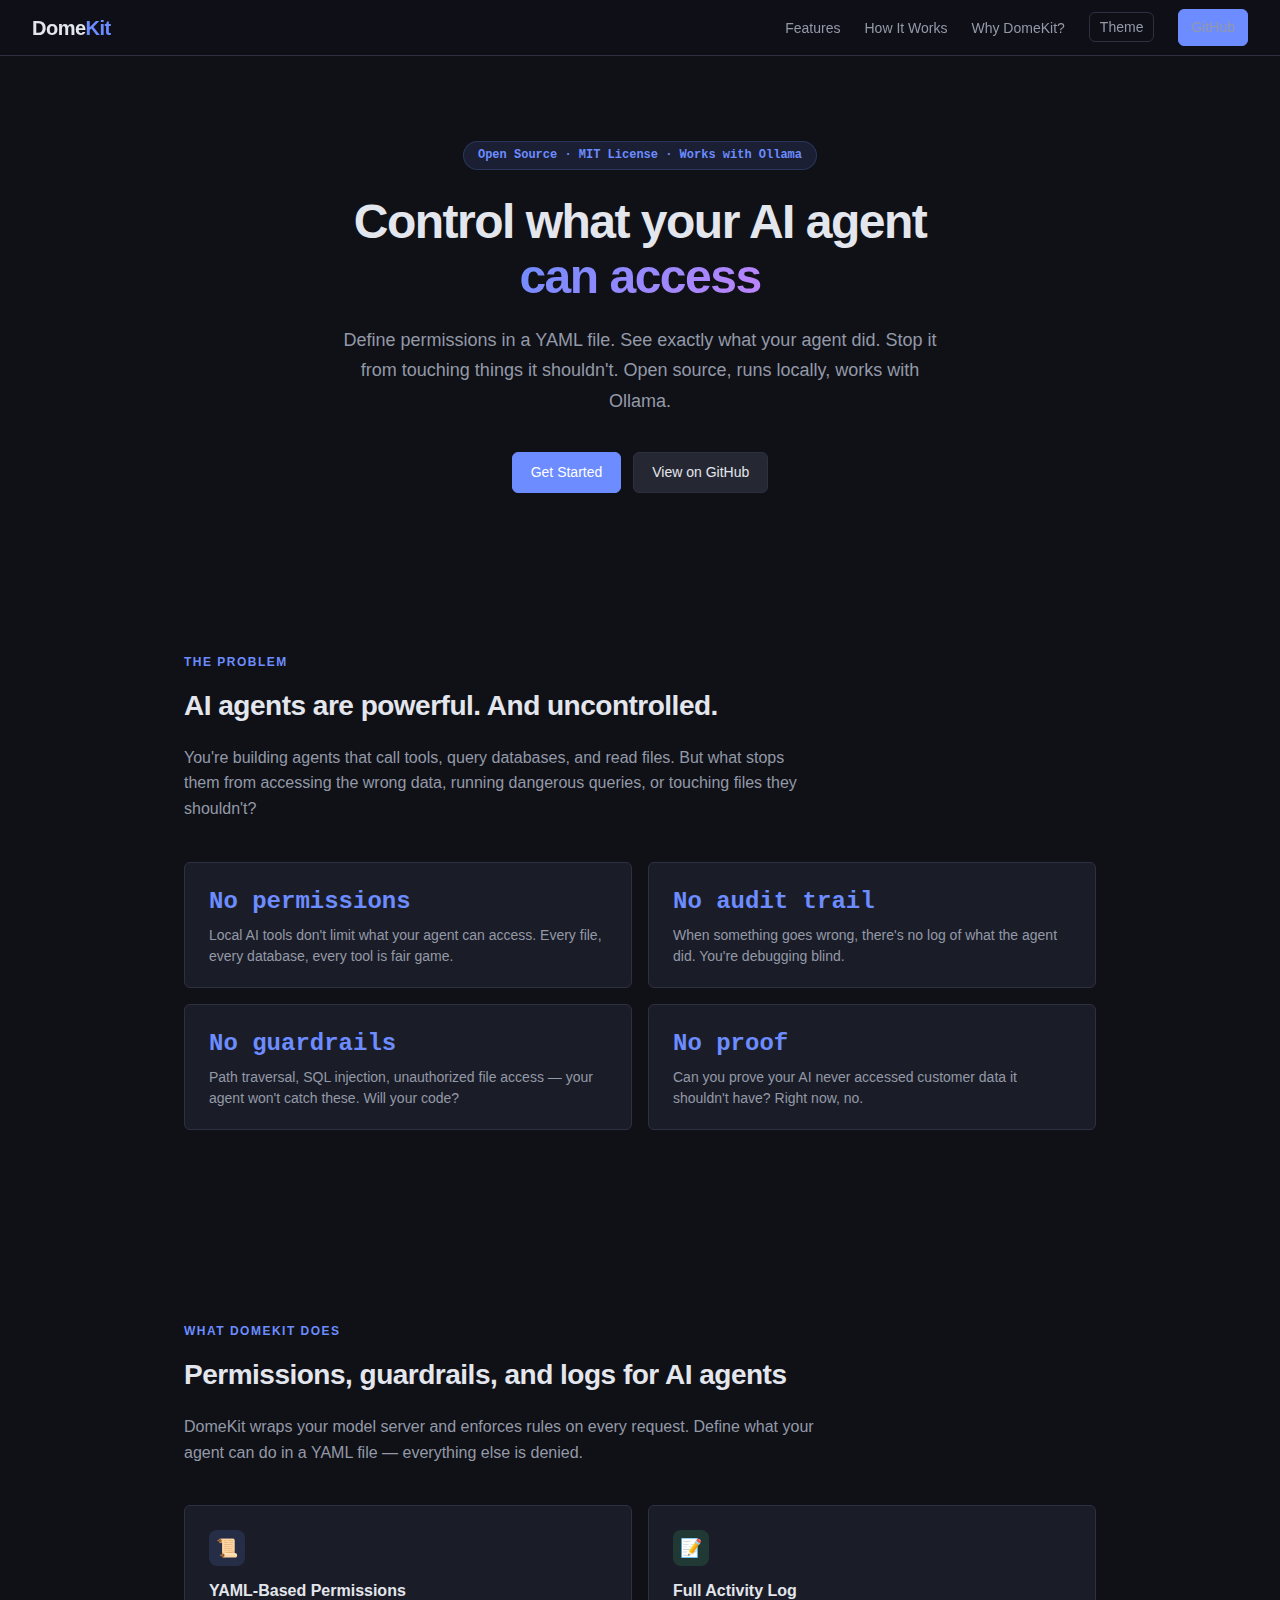
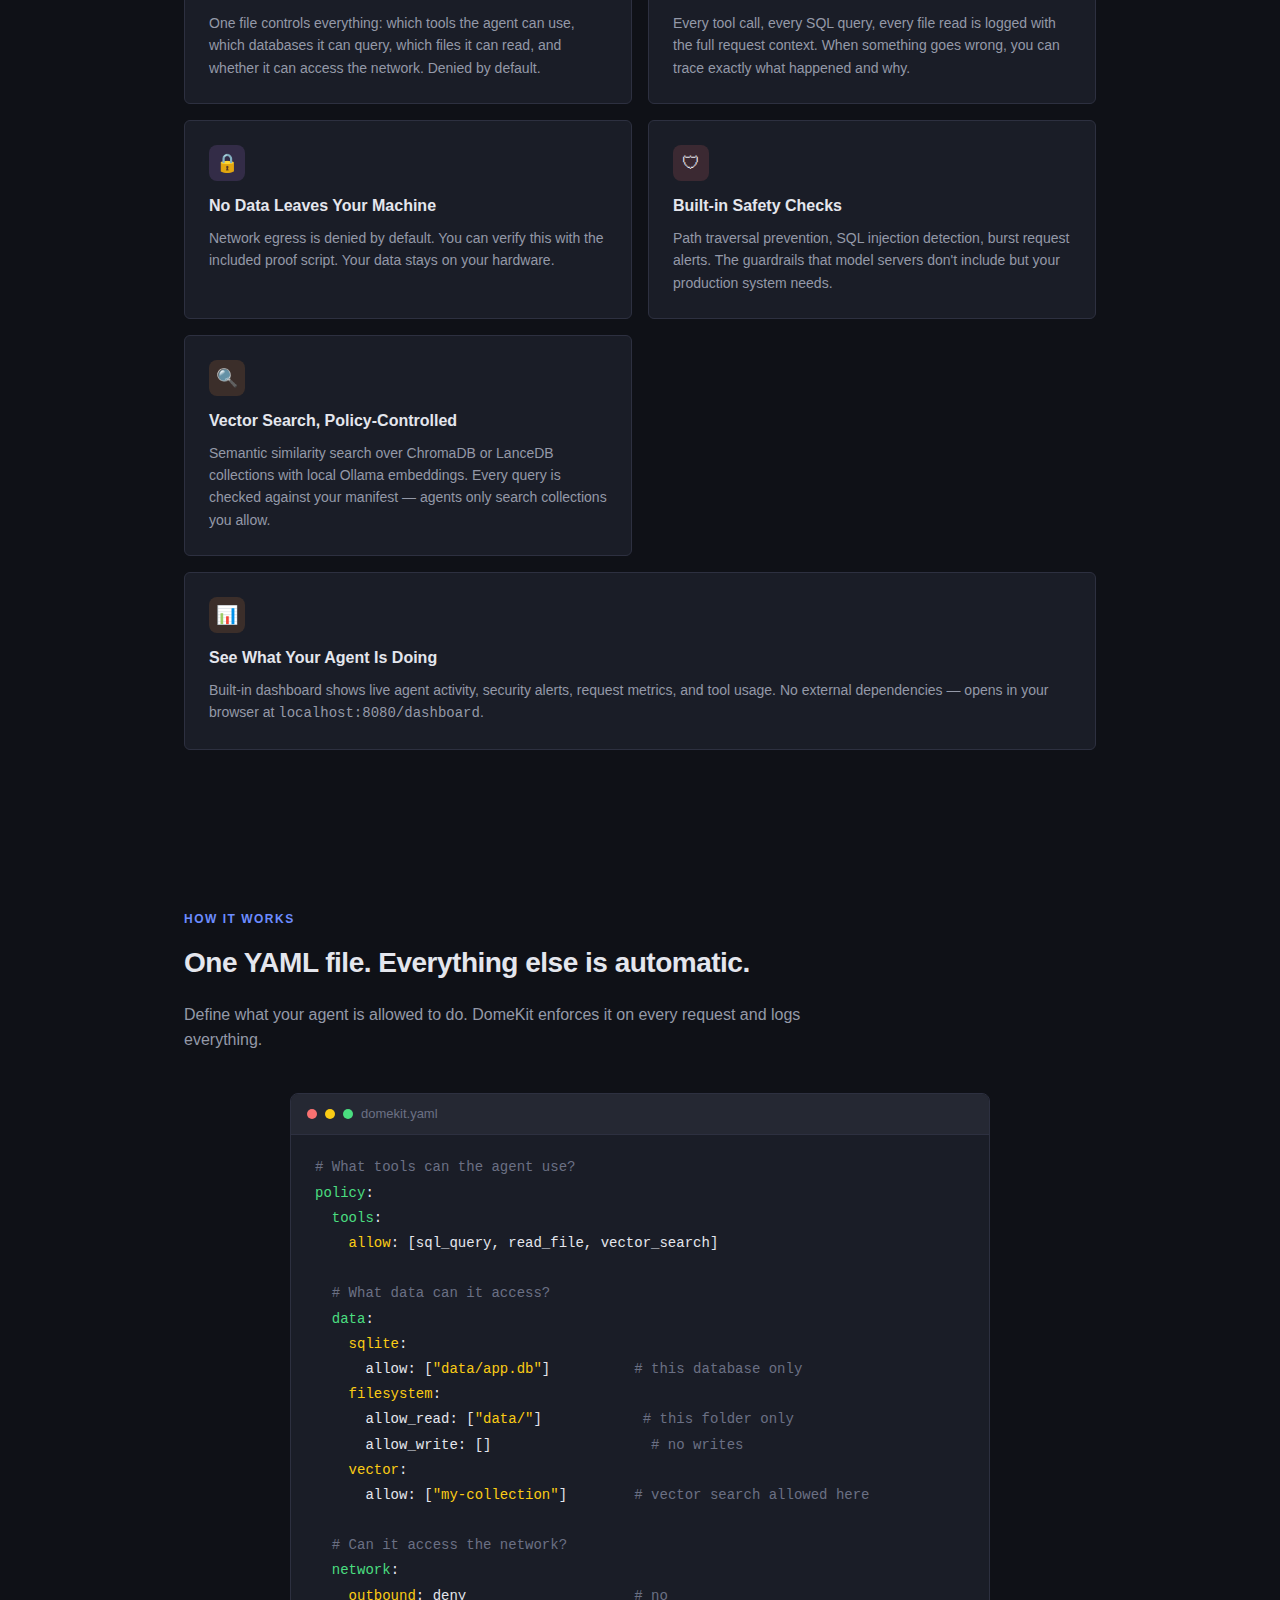
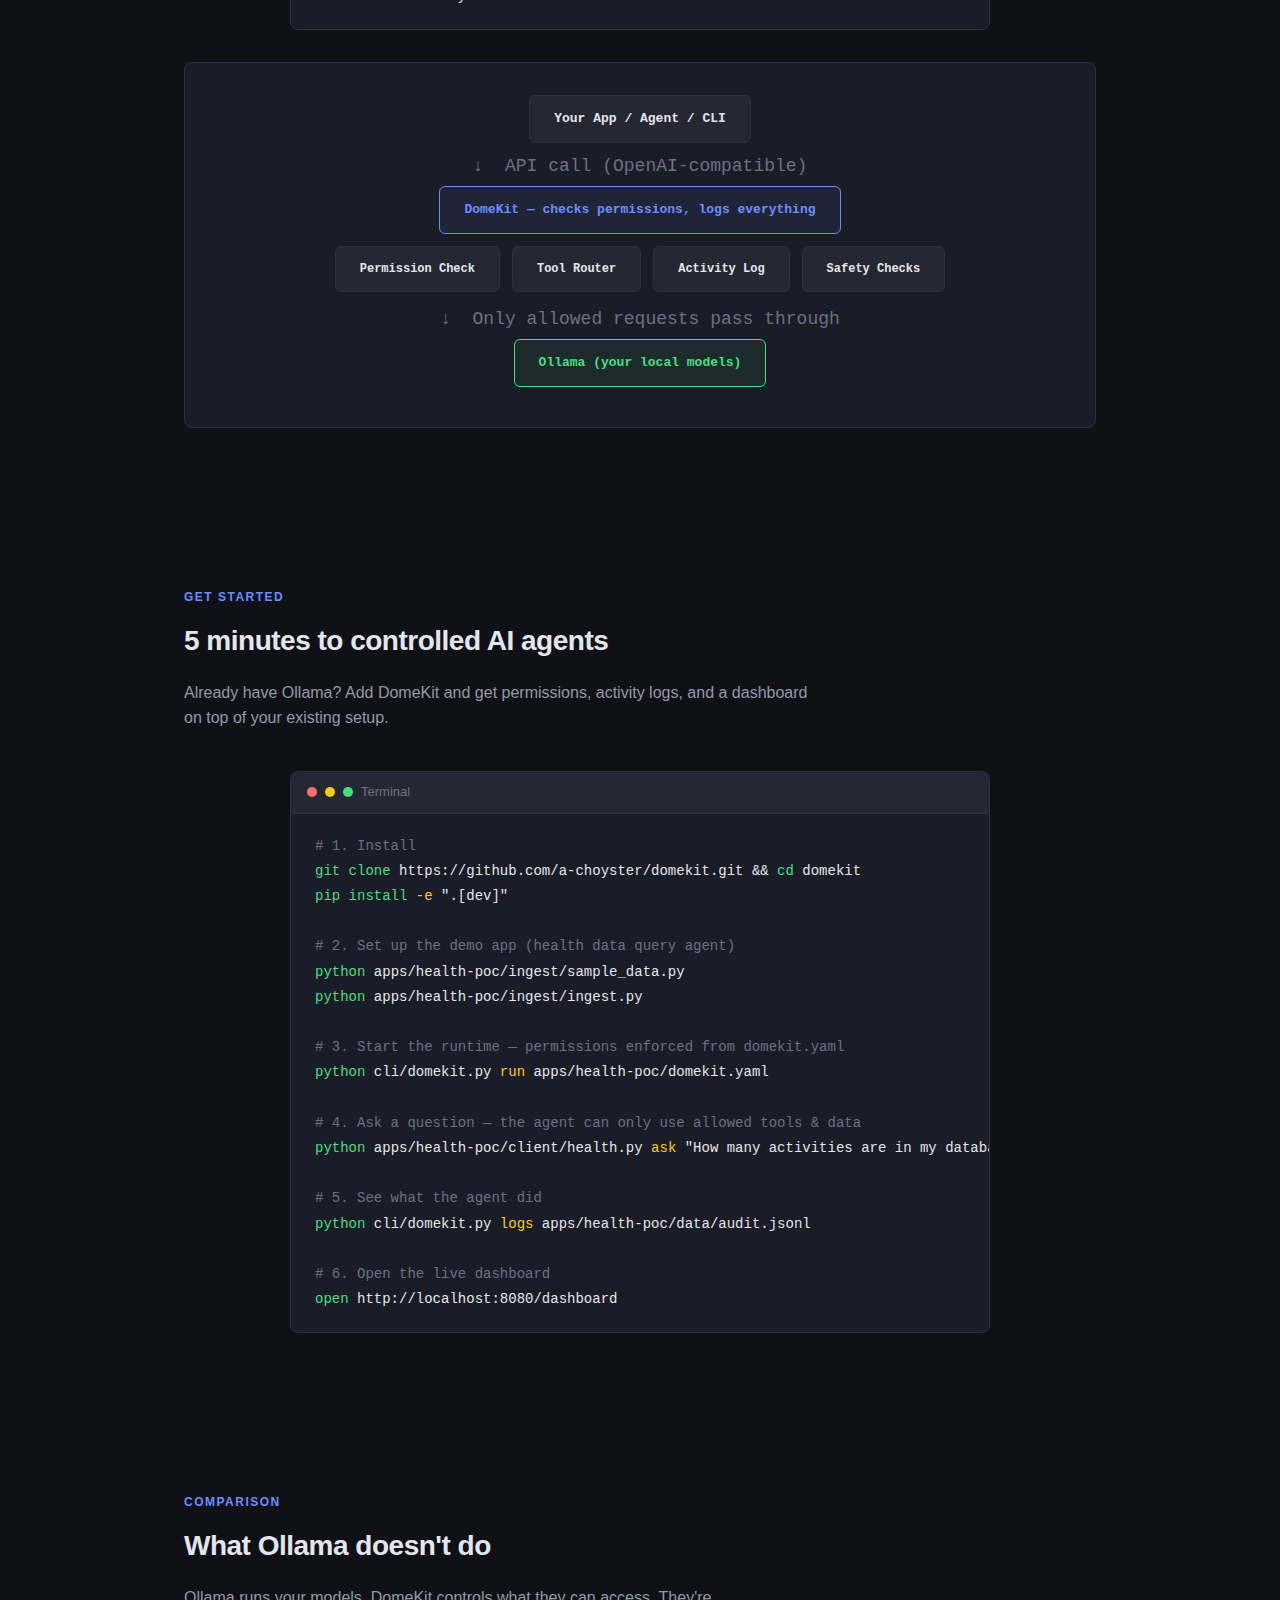
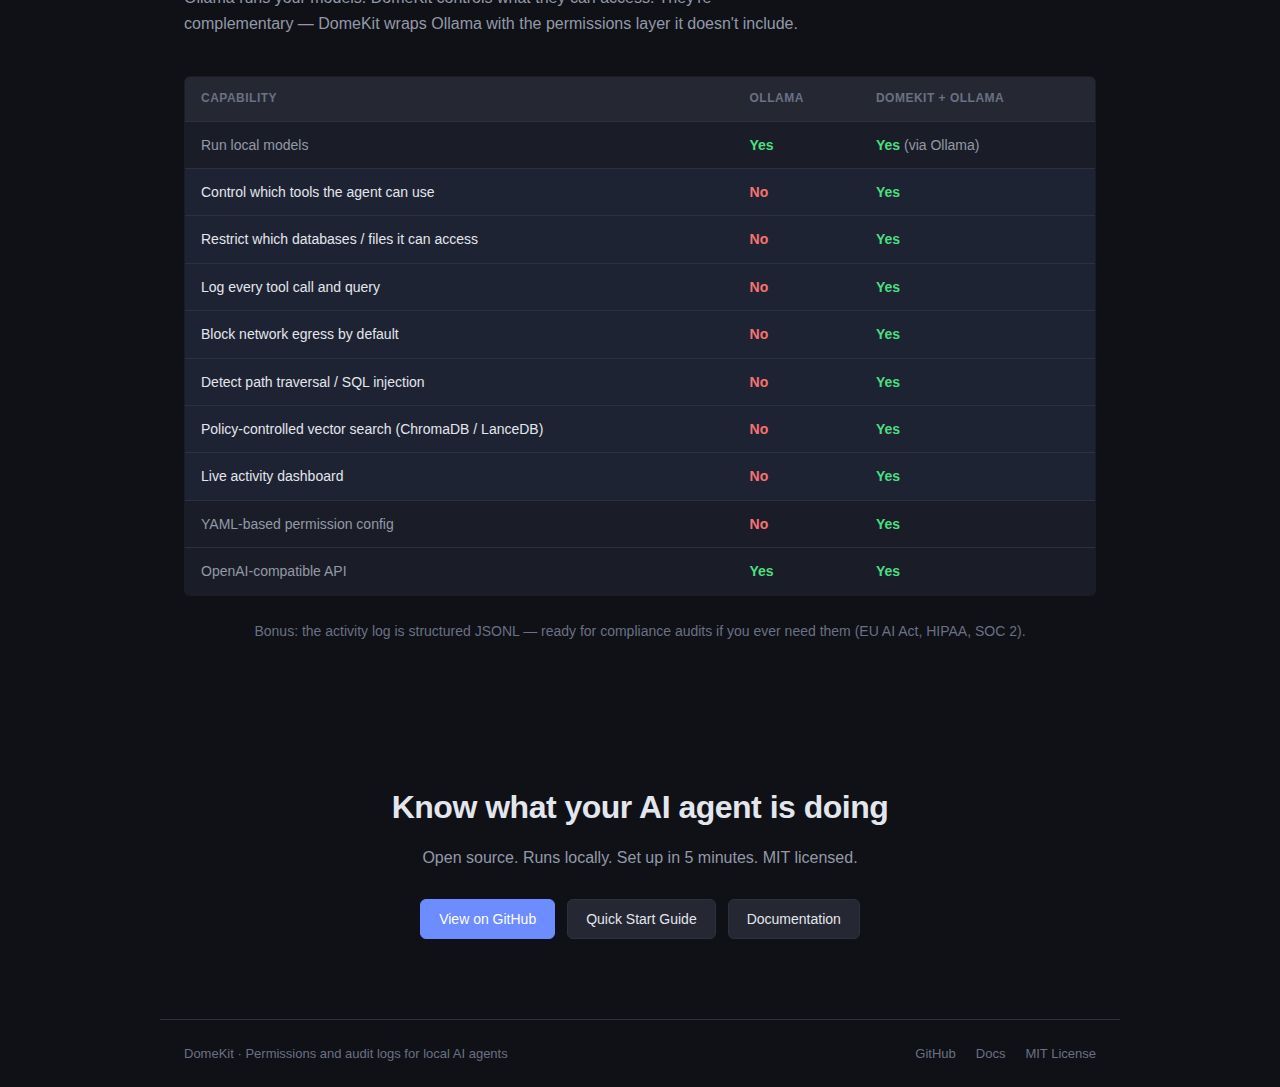
<file: site/index.html>
<!DOCTYPE html>
<html lang="en">
<head>
  <meta charset="UTF-8">
  <meta name="viewport" content="width=device-width, initial-scale=1.0">
  <title>DomeKit — Permissions and Audit Logs for Local AI Agents</title>
  <meta name="description" content="Control what your AI agent can access. Define permissions in YAML, see what it did, stop it from touching things it shouldn't. Open source.">
  <link rel="stylesheet" href="css/landing.css">
</head>
<body>

  <!-- ── Navbar ──────────────────────────────────────────── -->
  <nav class="navbar">
    <a href="#" class="navbar-logo">Dome<span>Kit</span></a>
    <ul class="navbar-links">
      <li><a href="#features" class="nav-hide">Features</a></li>
      <li><a href="#how-it-works" class="nav-hide">How It Works</a></li>
      <li><a href="#comparison" class="nav-hide">Why DomeKit?</a></li>
      <li><button id="theme-toggle" title="Toggle theme">Theme</button></li>
      <li><a href="https://github.com/a-choyster/domekit" class="btn btn-sm btn-primary">GitHub</a></li>
    </ul>
  </nav>

  <!-- ── 1. Hero ─────────────────────────────────────────── -->
  <section class="hero">
    <div class="hero-badge">Open Source &middot; MIT License &middot; Works with Ollama</div>
    <h1>Control what your AI agent<br><span class="highlight">can access</span></h1>
    <p class="hero-sub">
      Define permissions in a YAML file. See exactly what your agent did.
      Stop it from touching things it shouldn't. Open source, runs locally,
      works with Ollama.
    </p>
    <div class="hero-actions">
      <a href="quickstart.html" class="btn btn-primary">Get Started</a>
      <a href="https://github.com/a-choyster/domekit" class="btn">View on GitHub</a>
    </div>
  </section>

  <!-- ── 2. Problem ──────────────────────────────────────── -->
  <section id="problem">
    <div class="section-label">The Problem</div>
    <h2 class="section-title">AI agents are powerful. And uncontrolled.</h2>
    <p class="section-subtitle">
      You're building agents that call tools, query databases, and read files.
      But what stops them from accessing the wrong data, running dangerous queries,
      or touching files they shouldn't?
    </p>

    <div class="gap-grid">
      <div class="gap-card">
        <div class="stat" style="font-size: 24px;">No permissions</div>
        <div class="stat-label">Local AI tools don't limit what your agent can access. Every file, every database, every tool is fair game.</div>
      </div>
      <div class="gap-card">
        <div class="stat" style="font-size: 24px;">No audit trail</div>
        <div class="stat-label">When something goes wrong, there's no log of what the agent did. You're debugging blind.</div>
      </div>
      <div class="gap-card">
        <div class="stat" style="font-size: 24px;">No guardrails</div>
        <div class="stat-label">Path traversal, SQL injection, unauthorized file access &mdash; your agent won't catch these. Will your code?</div>
      </div>
      <div class="gap-card">
        <div class="stat" style="font-size: 24px;">No proof</div>
        <div class="stat-label">Can you prove your AI never accessed customer data it shouldn't have? Right now, no.</div>
      </div>
    </div>
  </section>

  <!-- ── 3. Key Features ─────────────────────────────────── -->
  <section id="features">
    <div class="section-label">What DomeKit Does</div>
    <h2 class="section-title">Permissions, guardrails, and logs for AI agents</h2>
    <p class="section-subtitle">
      DomeKit wraps your model server and enforces rules on every request.
      Define what your agent can do in a YAML file &mdash; everything else is denied.
    </p>

    <div class="features-grid">
      <div class="feature-card">
        <div class="feature-icon feature-icon-blue">&#x1F4DC;</div>
        <h3>YAML-Based Permissions</h3>
        <p>One file controls everything: which tools the agent can use, which databases it can query, which files it can read, and whether it can access the network. Denied by default.</p>
      </div>
      <div class="feature-card">
        <div class="feature-icon feature-icon-green">&#x1F4DD;</div>
        <h3>Full Activity Log</h3>
        <p>Every tool call, every SQL query, every file read is logged with the full request context. When something goes wrong, you can trace exactly what happened and why.</p>
      </div>
      <div class="feature-card">
        <div class="feature-icon feature-icon-purple">&#x1F512;</div>
        <h3>No Data Leaves Your Machine</h3>
        <p>Network egress is denied by default. You can verify this with the included proof script. Your data stays on your hardware.</p>
      </div>
      <div class="feature-card">
        <div class="feature-icon feature-icon-red">&#x1F6E1;</div>
        <h3>Built-in Safety Checks</h3>
        <p>Path traversal prevention, SQL injection detection, burst request alerts. The guardrails that model servers don't include but your production system needs.</p>
      </div>
      <div class="feature-card">
        <div class="feature-icon feature-icon-orange">&#x1F50D;</div>
        <h3>Vector Search, Policy-Controlled</h3>
        <p>Semantic similarity search over ChromaDB or LanceDB collections with local Ollama embeddings. Every query is checked against your manifest &mdash; agents only search collections you allow.</p>
      </div>
      <div class="feature-card wide">
        <div class="feature-icon feature-icon-orange">&#x1F4CA;</div>
        <h3>See What Your Agent Is Doing</h3>
        <p>Built-in dashboard shows live agent activity, security alerts, request metrics, and tool usage. No external dependencies &mdash; opens in your browser at <code>localhost:8080/dashboard</code>.</p>
      </div>
    </div>
  </section>

  <!-- ── 4. How It Works ─────────────────────────────────── -->
  <section id="how-it-works">
    <div class="section-label">How It Works</div>
    <h2 class="section-title">One YAML file. Everything else is automatic.</h2>
    <p class="section-subtitle">
      Define what your agent is allowed to do. DomeKit enforces it on every
      request and logs everything.
    </p>

    <div class="quickstart" style="margin-bottom: 32px;">
      <div class="quickstart-header">
        <span class="quickstart-dot"></span>
        <span class="quickstart-dot"></span>
        <span class="quickstart-dot"></span>
        domekit.yaml
      </div>
      <pre>
<span class="comment"># What tools can the agent use?</span>
<span class="cmd">policy</span>:
  <span class="cmd">tools</span>:
    <span class="flag">allow</span>: [sql_query, read_file, vector_search]

  <span class="comment"># What data can it access?</span>
  <span class="cmd">data</span>:
    <span class="flag">sqlite</span>:
      allow: [<span class="flag">"data/app.db"</span>]          <span class="comment"># this database only</span>
    <span class="flag">filesystem</span>:
      allow_read: [<span class="flag">"data/"</span>]            <span class="comment"># this folder only</span>
      allow_write: []                   <span class="comment"># no writes</span>
    <span class="flag">vector</span>:
      allow: [<span class="flag">"my-collection"</span>]        <span class="comment"># vector search allowed here</span>

  <span class="comment"># Can it access the network?</span>
  <span class="cmd">network</span>:
    <span class="flag">outbound</span>: deny                    <span class="comment"># no</span></pre>
    </div>

    <div class="arch-diagram">
      <div class="layer">
        <div class="arch-box">Your App / Agent / CLI</div>
      </div>
      <div class="arch-arrow">&darr; &nbsp;API call (OpenAI-compatible)</div>
      <div class="layer">
        <div class="arch-box accent" style="min-width: 340px;">DomeKit &mdash; checks permissions, logs everything</div>
      </div>
      <div class="arch-row" style="margin: 12px 0;">
        <div class="arch-box" style="min-width: auto; font-size: 12px;">Permission Check</div>
        <div class="arch-box" style="min-width: auto; font-size: 12px;">Tool Router</div>
        <div class="arch-box" style="min-width: auto; font-size: 12px;">Activity Log</div>
        <div class="arch-box" style="min-width: auto; font-size: 12px;">Safety Checks</div>
      </div>
      <div class="arch-arrow">&darr; &nbsp;Only allowed requests pass through</div>
      <div class="layer">
        <div class="arch-box green">Ollama (your local models)</div>
      </div>
    </div>
  </section>

  <!-- ── 5. Quickstart ───────────────────────────────────── -->
  <section id="quickstart">
    <div class="section-label">Get Started</div>
    <h2 class="section-title">5 minutes to controlled AI agents</h2>
    <p class="section-subtitle">
      Already have Ollama? Add DomeKit and get permissions, activity logs,
      and a dashboard on top of your existing setup.
    </p>

    <div class="quickstart">
      <div class="quickstart-header">
        <span class="quickstart-dot"></span>
        <span class="quickstart-dot"></span>
        <span class="quickstart-dot"></span>
        Terminal
      </div>
      <pre>
<span class="comment"># 1. Install</span>
<span class="cmd">git clone</span> https://github.com/a-choyster/domekit.git && <span class="cmd">cd</span> domekit
<span class="cmd">pip install</span> <span class="flag">-e</span> ".[dev]"

<span class="comment"># 2. Set up the demo app (health data query agent)</span>
<span class="cmd">python</span> apps/health-poc/ingest/sample_data.py
<span class="cmd">python</span> apps/health-poc/ingest/ingest.py

<span class="comment"># 3. Start the runtime &mdash; permissions enforced from domekit.yaml</span>
<span class="cmd">python</span> cli/domekit.py <span class="flag">run</span> apps/health-poc/domekit.yaml

<span class="comment"># 4. Ask a question &mdash; the agent can only use allowed tools &amp; data</span>
<span class="cmd">python</span> apps/health-poc/client/health.py <span class="flag">ask</span> "How many activities are in my database?"

<span class="comment"># 5. See what the agent did</span>
<span class="cmd">python</span> cli/domekit.py <span class="flag">logs</span> apps/health-poc/data/audit.jsonl

<span class="comment"># 6. Open the live dashboard</span>
<span class="cmd">open</span> http://localhost:8080/dashboard</pre>
    </div>
  </section>

  <!-- ── 6. Comparison ───────────────────────────────────── -->
  <section id="comparison">
    <div class="section-label">Comparison</div>
    <h2 class="section-title">What Ollama doesn't do</h2>
    <p class="section-subtitle">
      Ollama runs your models. DomeKit controls what they can access.
      They're complementary &mdash; DomeKit wraps Ollama with the permissions
      layer it doesn't include.
    </p>

    <table class="comparison-table">
      <thead>
        <tr>
          <th>Capability</th>
          <th>Ollama</th>
          <th>DomeKit + Ollama</th>
        </tr>
      </thead>
      <tbody>
        <tr>
          <td>Run local models</td>
          <td><span class="check">Yes</span></td>
          <td><span class="check">Yes</span> (via Ollama)</td>
        </tr>
        <tr class="highlight-row">
          <td>Control which tools the agent can use</td>
          <td><span class="cross">No</span></td>
          <td><span class="check">Yes</span></td>
        </tr>
        <tr class="highlight-row">
          <td>Restrict which databases / files it can access</td>
          <td><span class="cross">No</span></td>
          <td><span class="check">Yes</span></td>
        </tr>
        <tr class="highlight-row">
          <td>Log every tool call and query</td>
          <td><span class="cross">No</span></td>
          <td><span class="check">Yes</span></td>
        </tr>
        <tr class="highlight-row">
          <td>Block network egress by default</td>
          <td><span class="cross">No</span></td>
          <td><span class="check">Yes</span></td>
        </tr>
        <tr class="highlight-row">
          <td>Detect path traversal / SQL injection</td>
          <td><span class="cross">No</span></td>
          <td><span class="check">Yes</span></td>
        </tr>
        <tr class="highlight-row">
          <td>Policy-controlled vector search (ChromaDB / LanceDB)</td>
          <td><span class="cross">No</span></td>
          <td><span class="check">Yes</span></td>
        </tr>
        <tr class="highlight-row">
          <td>Live activity dashboard</td>
          <td><span class="cross">No</span></td>
          <td><span class="check">Yes</span></td>
        </tr>
        <tr>
          <td>YAML-based permission config</td>
          <td><span class="cross">No</span></td>
          <td><span class="check">Yes</span></td>
        </tr>
        <tr>
          <td>OpenAI-compatible API</td>
          <td><span class="check">Yes</span></td>
          <td><span class="check">Yes</span></td>
        </tr>
      </tbody>
    </table>

    <p style="text-align: center; margin-top: 24px; font-size: 14px; color: var(--text-muted);">
      Bonus: the activity log is structured JSONL &mdash; ready for compliance audits
      if you ever need them (EU AI Act, HIPAA, SOC 2).
    </p>
  </section>

  <!-- ── 7. CTA ──────────────────────────────────────────── -->
  <section class="cta">
    <h2>Know what your AI agent is doing</h2>
    <p>Open source. Runs locally. Set up in 5 minutes. MIT licensed.</p>
    <div class="hero-actions">
      <a href="https://github.com/a-choyster/domekit" class="btn btn-primary">View on GitHub</a>
      <a href="quickstart.html" class="btn">Quick Start Guide</a>
      <a href="https://github.com/a-choyster/domekit/blob/main/README.md" class="btn">Documentation</a>
    </div>
  </section>

  <!-- ── Footer ──────────────────────────────────────────── -->
  <footer class="footer">
    <span>DomeKit &middot; Permissions and audit logs for local AI agents</span>
    <ul class="footer-links">
      <li><a href="https://github.com/a-choyster/domekit">GitHub</a></li>
      <li><a href="https://github.com/a-choyster/domekit/blob/main/README.md">Docs</a></li>
      <li><a href="https://github.com/a-choyster/domekit/blob/main/LICENSE">MIT License</a></li>
    </ul>
  </footer>

  <!-- ── Theme Toggle ────────────────────────────────────── -->
  <script>
    const toggle = document.getElementById('theme-toggle');
    const stored = localStorage.getItem('domekit-theme');
    if (stored) document.documentElement.setAttribute('data-theme', stored);

    toggle.addEventListener('click', () => {
      const current = document.documentElement.getAttribute('data-theme');
      const next = current === 'light' ? 'dark' : 'light';
      document.documentElement.setAttribute('data-theme', next);
      localStorage.setItem('domekit-theme', next);
    });
  </script>

</body>
</html>
</file>
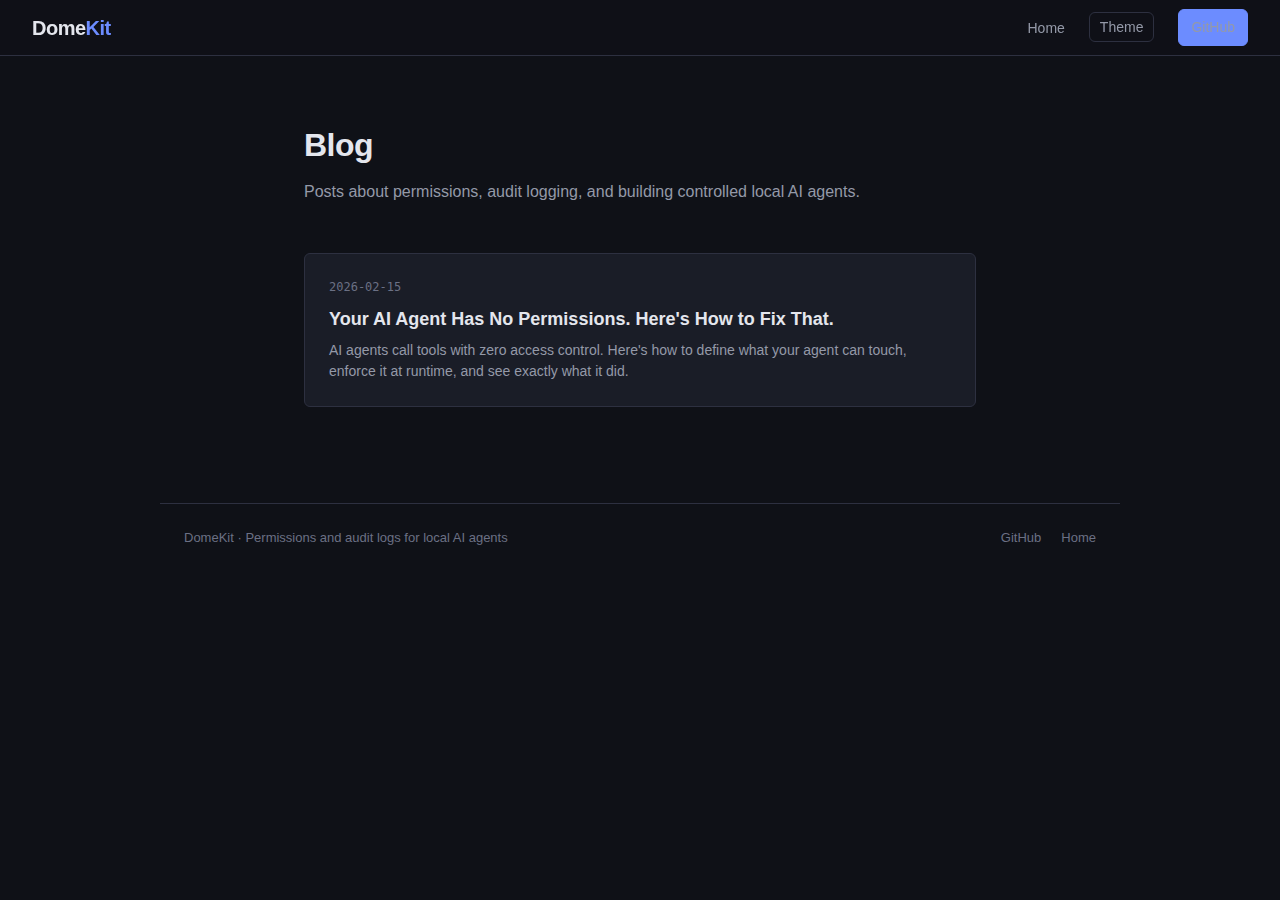
<file: site/blog/index.html>
<!DOCTYPE html>
<html lang="en">
<head>
  <meta charset="UTF-8">
  <meta name="viewport" content="width=device-width, initial-scale=1.0">
  <title>Blog — DomeKit</title>
  <meta name="description" content="Posts about local AI agent permissions, audit logging, and building controlled AI systems.">
  <link rel="stylesheet" href="../css/landing.css">
  <link rel="stylesheet" href="../css/blog.css">
</head>
<body>

  <nav class="navbar">
    <a href="../index.html" class="navbar-logo">Dome<span>Kit</span></a>
    <ul class="navbar-links">
      <li><a href="../index.html" class="nav-hide">Home</a></li>
      <li><button id="theme-toggle" title="Toggle theme">Theme</button></li>
      <li><a href="https://github.com/a-choyster/domekit" class="btn btn-sm btn-primary">GitHub</a></li>
    </ul>
  </nav>

  <main class="blog-list">
    <h1>Blog</h1>
    <p class="subtitle">Posts about permissions, audit logging, and building controlled local AI agents.</p>

    <a href="ai-agent-permissions.html" class="post-card">
      <div class="post-meta">2026-02-15</div>
      <h2>Your AI Agent Has No Permissions. Here's How to Fix That.</h2>
      <p>AI agents call tools with zero access control. Here's how to define what your agent can touch, enforce it at runtime, and see exactly what it did.</p>
    </a>
  </main>

  <footer class="footer">
    <span>DomeKit &middot; Permissions and audit logs for local AI agents</span>
    <ul class="footer-links">
      <li><a href="https://github.com/a-choyster/domekit">GitHub</a></li>
      <li><a href="../index.html">Home</a></li>
    </ul>
  </footer>

  <script>
    const toggle = document.getElementById('theme-toggle');
    const stored = localStorage.getItem('domekit-theme');
    if (stored) document.documentElement.setAttribute('data-theme', stored);
    toggle.addEventListener('click', () => {
      const current = document.documentElement.getAttribute('data-theme');
      const next = current === 'light' ? 'dark' : 'light';
      document.documentElement.setAttribute('data-theme', next);
      localStorage.setItem('domekit-theme', next);
    });
  </script>

</body>
</html>
</file>
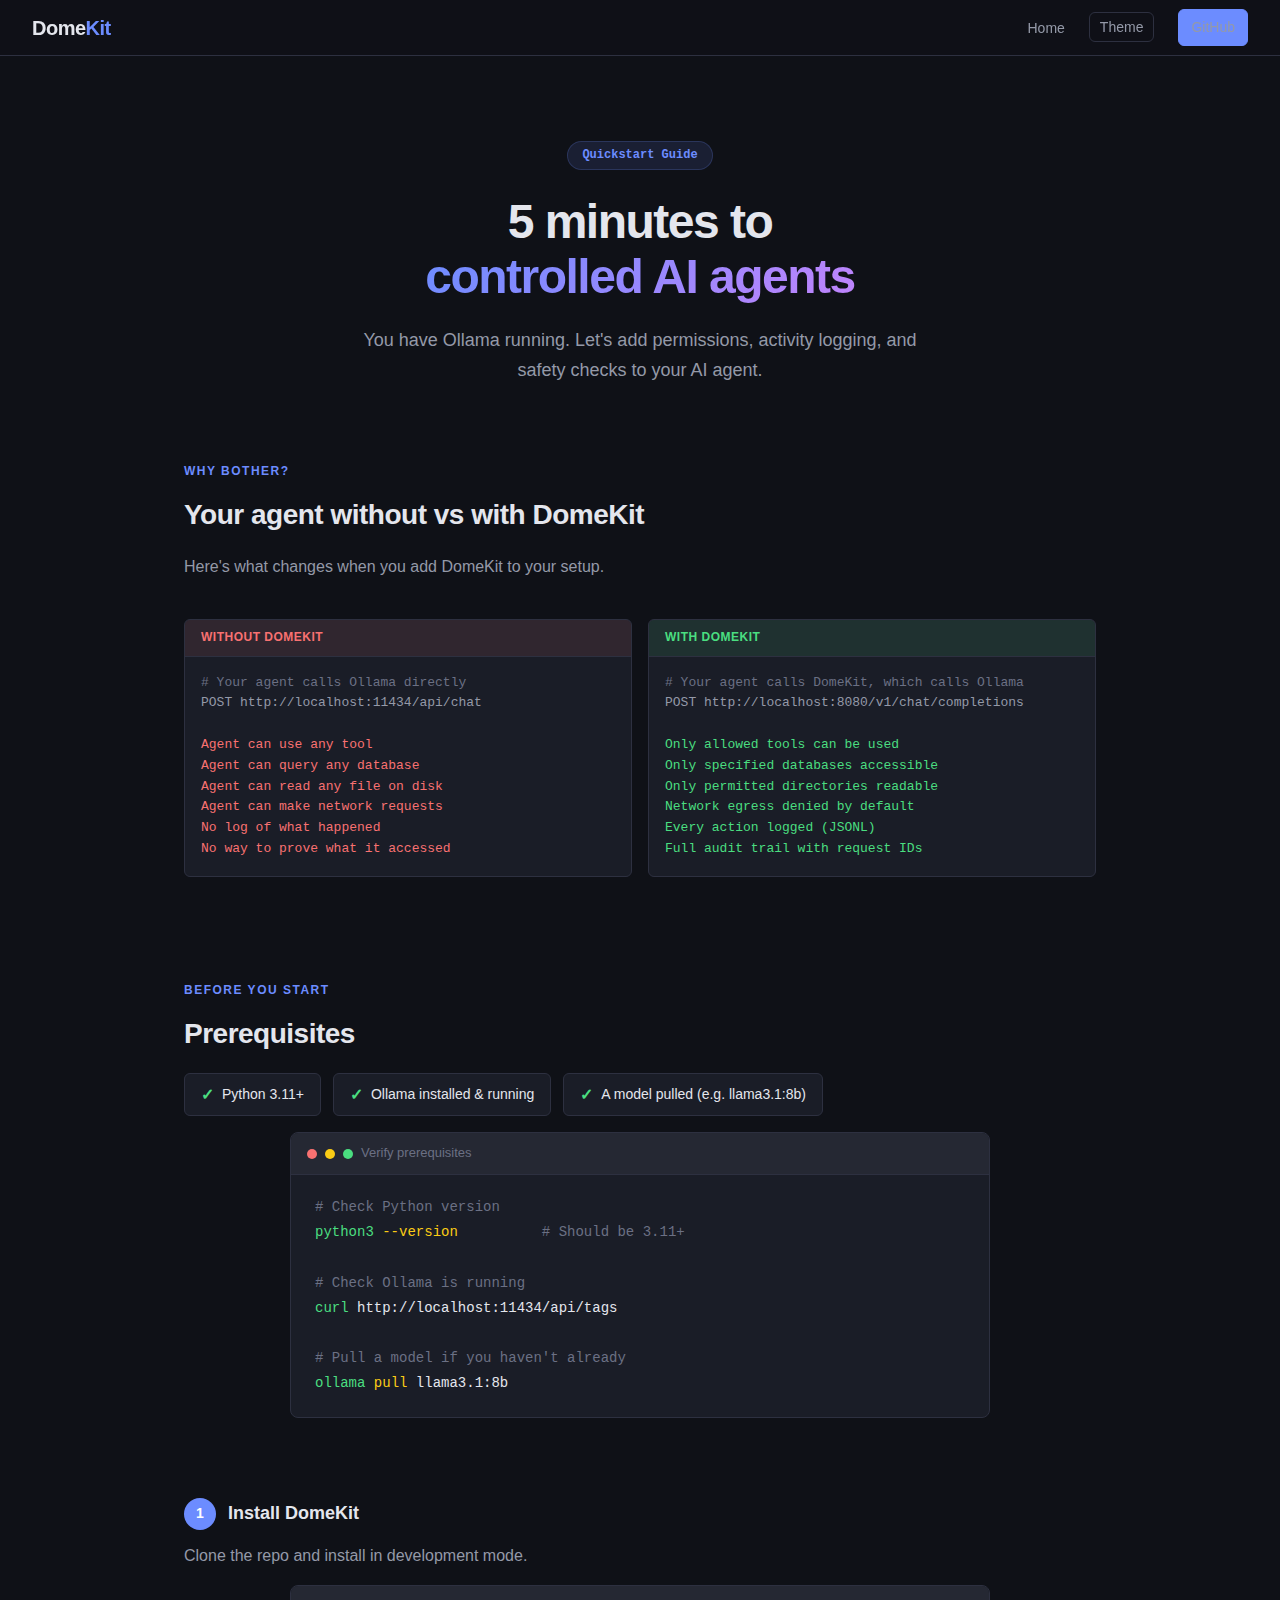
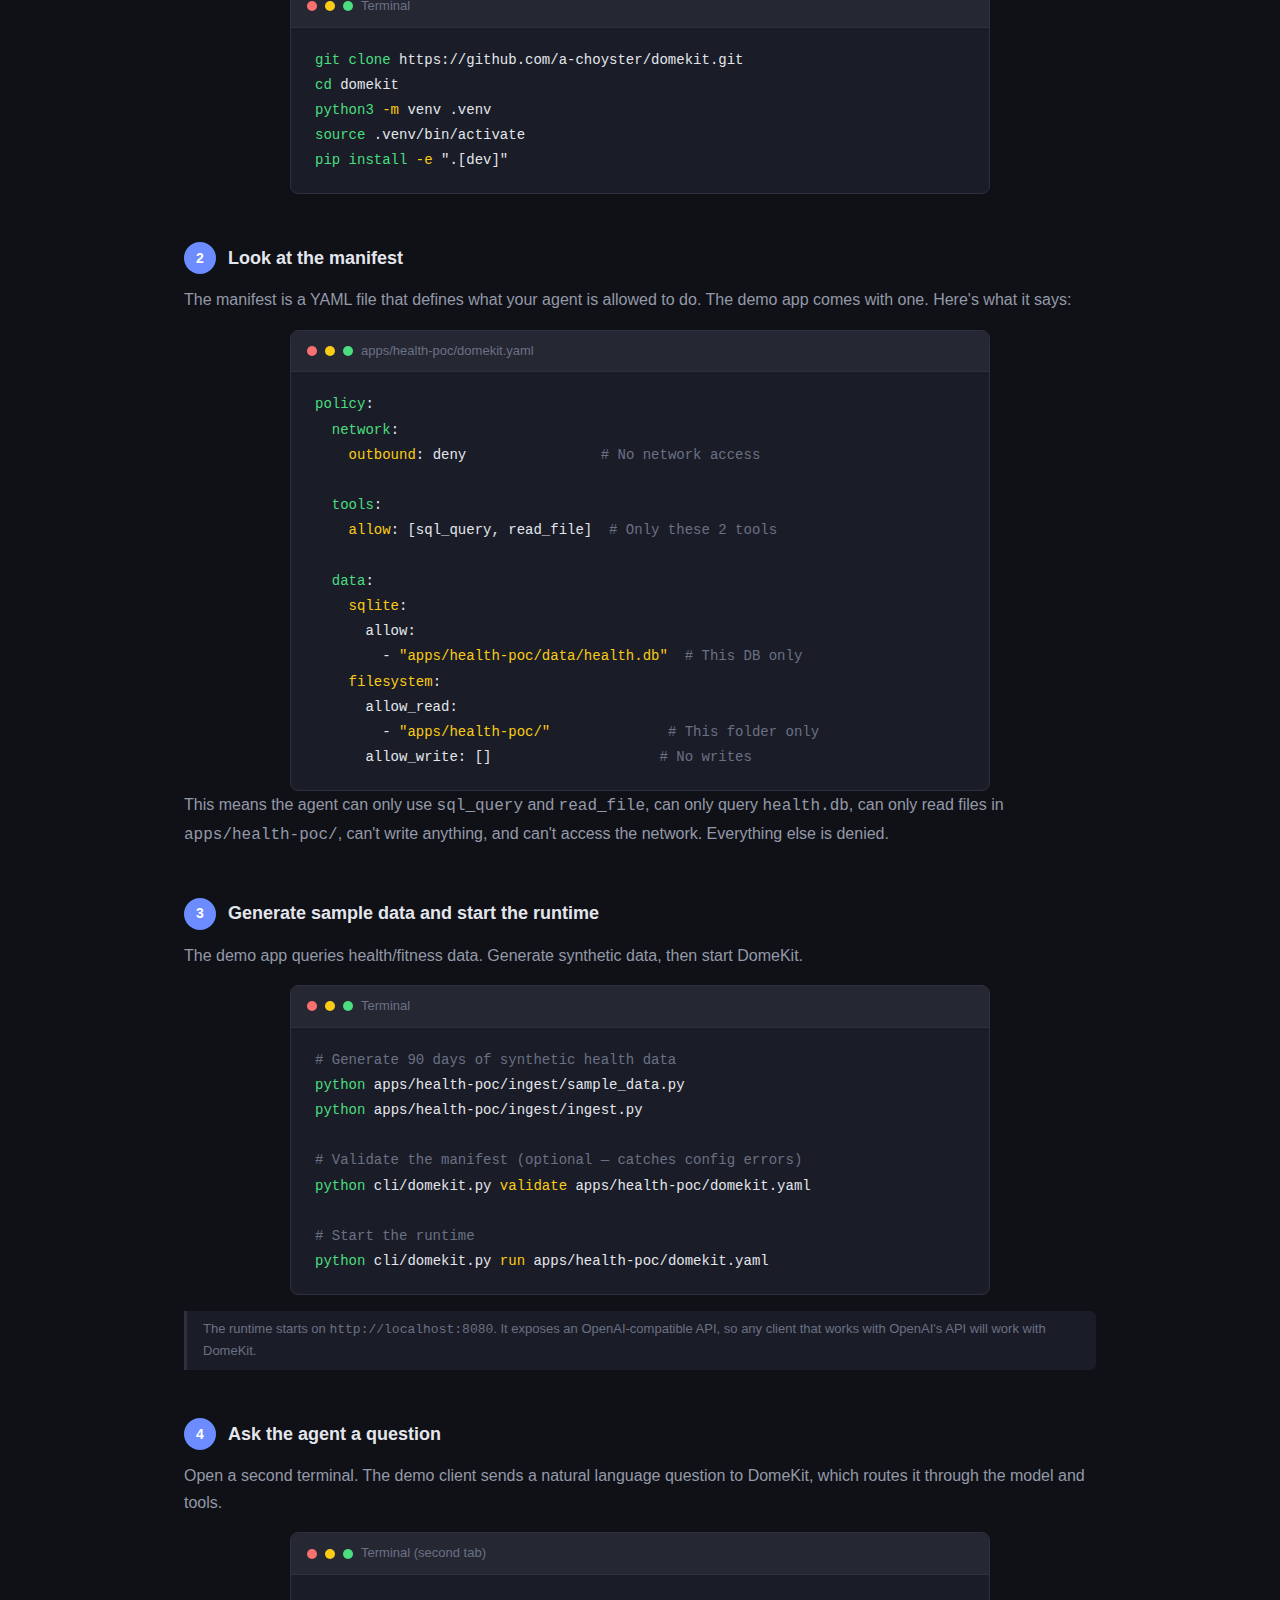
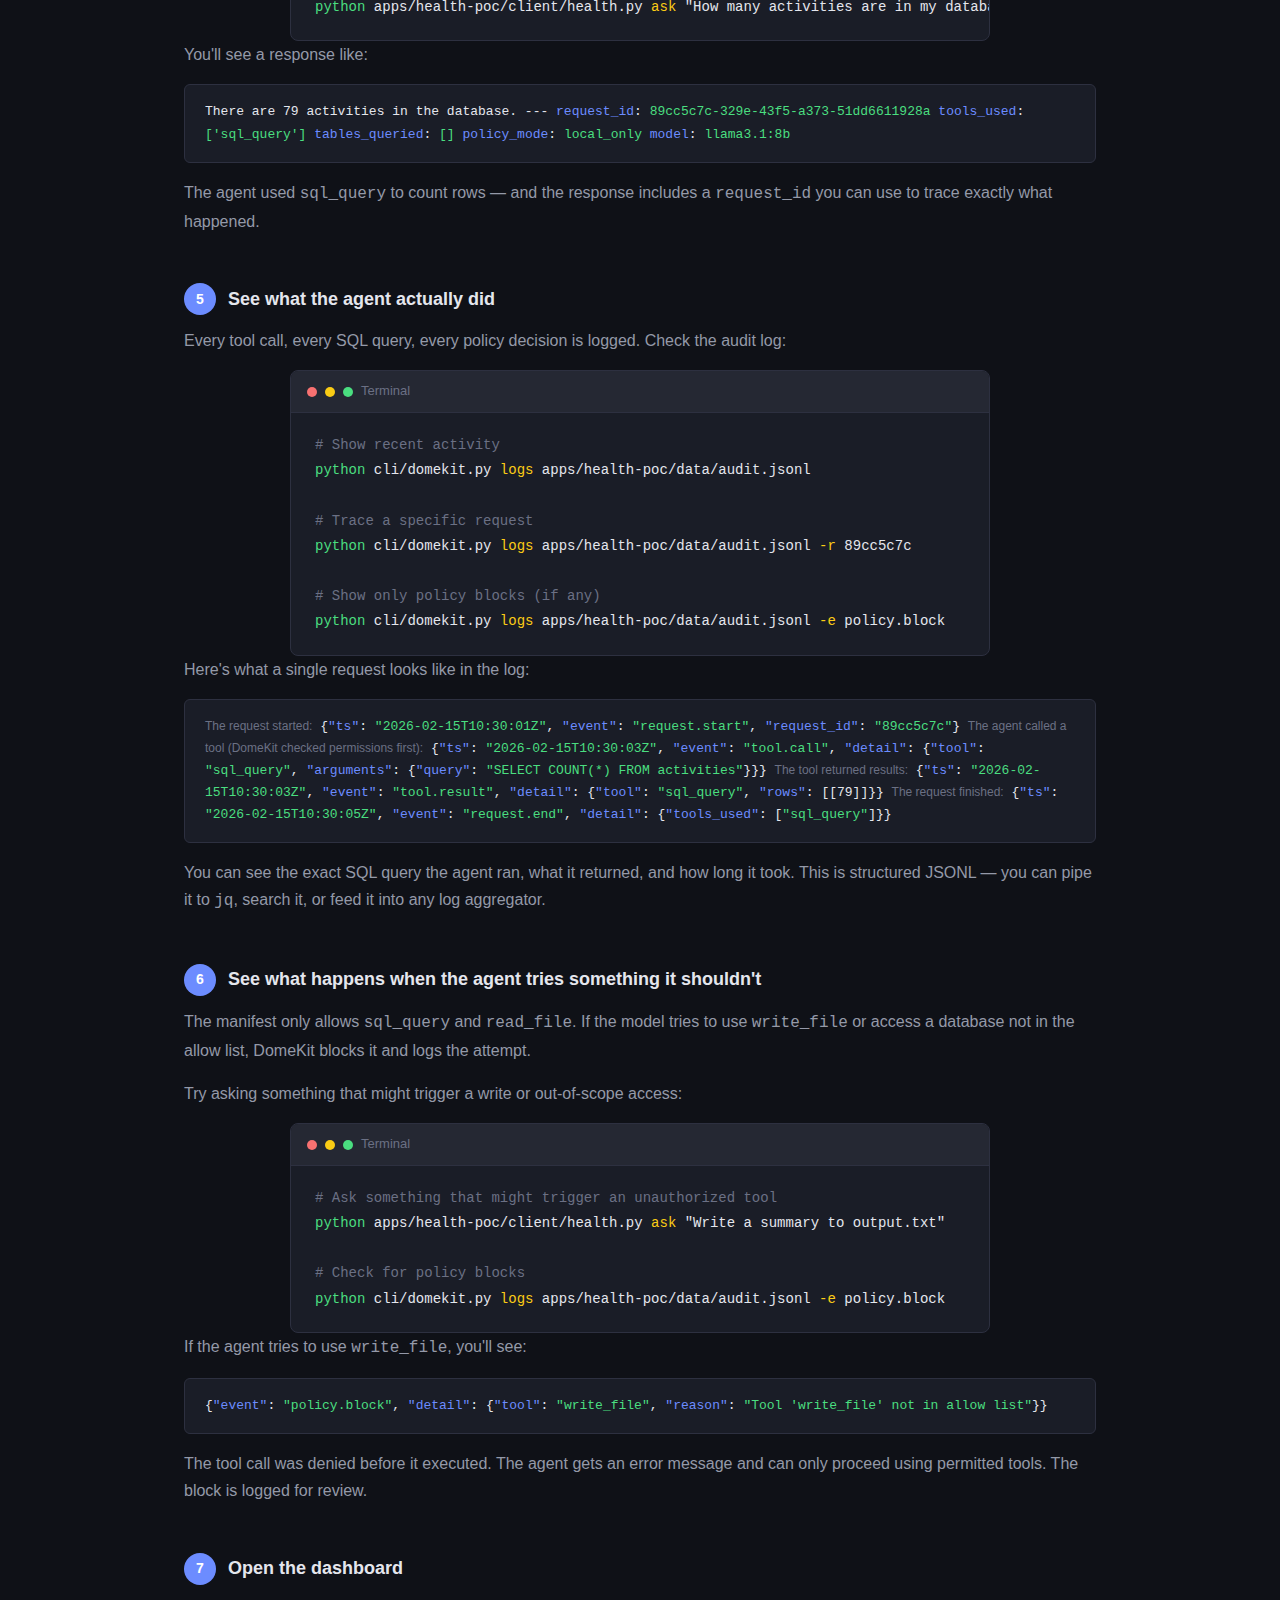
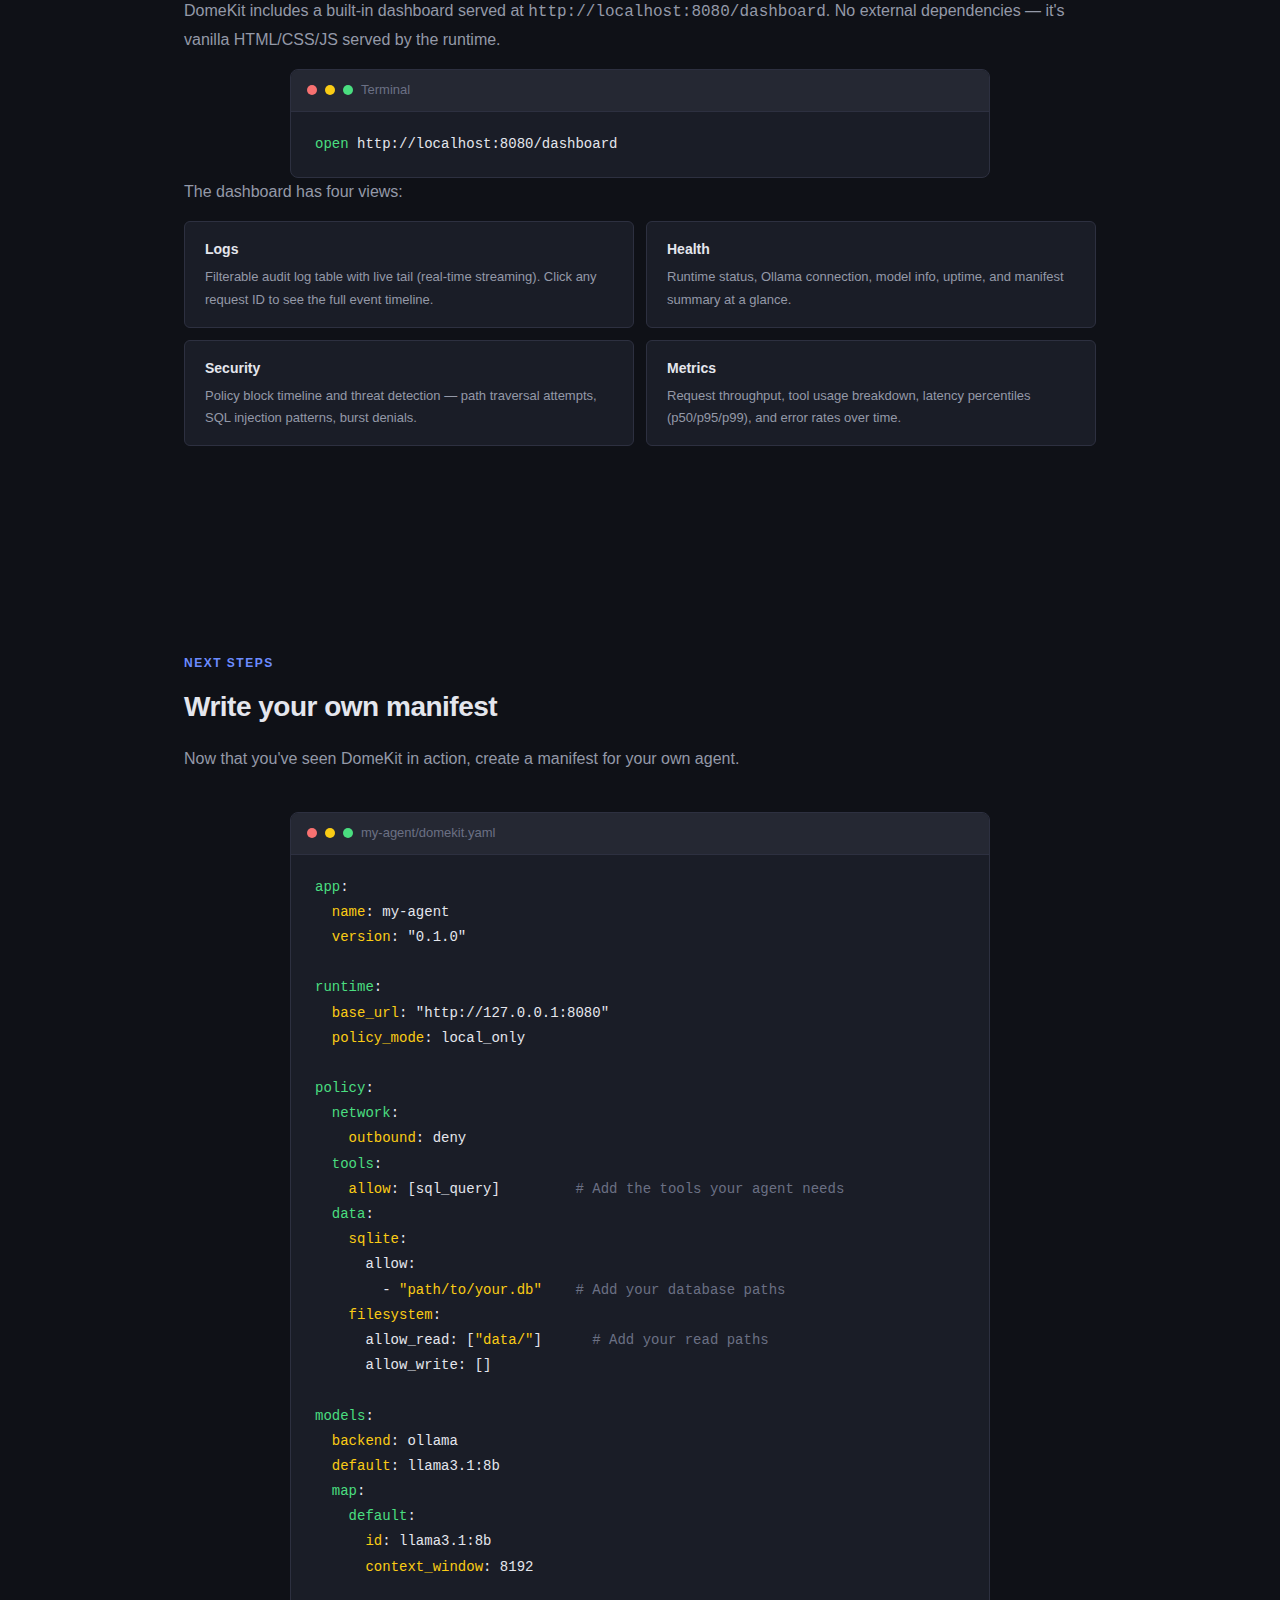
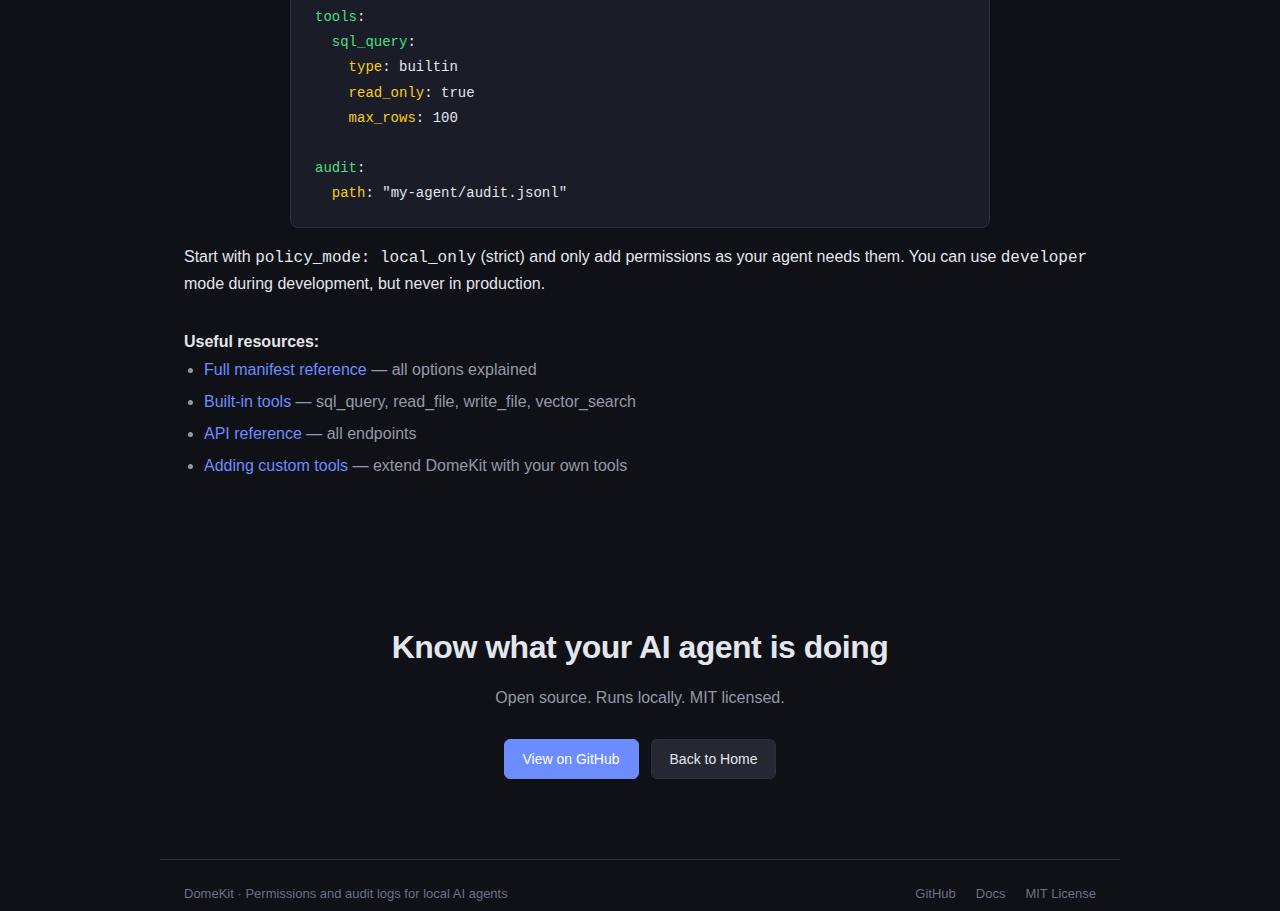
<file: site/quickstart.html>
<!DOCTYPE html>
<html lang="en">
<head>
  <meta charset="UTF-8">
  <meta name="viewport" content="width=device-width, initial-scale=1.0">
  <title>DomeKit Quickstart — 5 Minutes to Controlled AI Agents</title>
  <meta name="description" content="Set up DomeKit in 5 minutes. Control what your AI agent can access, see what it did, and stop it from touching things it shouldn't.">
  <link rel="stylesheet" href="css/landing.css">
  <style>
    .step { margin-bottom: 48px; }
    .step-number {
      display: inline-flex;
      align-items: center;
      justify-content: center;
      width: 32px; height: 32px;
      border-radius: 50%;
      background: var(--accent);
      color: #fff;
      font-size: 14px;
      font-weight: 700;
      margin-right: 12px;
      flex-shrink: 0;
    }
    .step-header {
      display: flex;
      align-items: center;
      margin-bottom: 12px;
    }
    .step-header h3 { font-size: 18px; font-weight: 600; }
    .step p { color: var(--text-secondary); margin-bottom: 16px; line-height: 1.7; }
    .step .note {
      font-size: 13px;
      color: var(--text-muted);
      border-left: 3px solid var(--border);
      padding: 8px 16px;
      margin: 16px 0;
      background: var(--bg-secondary);
      border-radius: 0 var(--radius) var(--radius) 0;
    }
    .before-after {
      display: grid;
      grid-template-columns: 1fr 1fr;
      gap: 16px;
      margin: 24px 0;
    }
    .before-after-card {
      background: var(--bg-secondary);
      border: 1px solid var(--border);
      border-radius: var(--radius);
      overflow: hidden;
    }
    .before-after-card .card-label {
      padding: 8px 16px;
      font-size: 12px;
      font-weight: 700;
      text-transform: uppercase;
      letter-spacing: 0.5px;
      border-bottom: 1px solid var(--border);
    }
    .label-red { background: rgba(248,113,113,0.1); color: var(--red); }
    .label-green { background: rgba(74,222,128,0.1); color: var(--green); }
    .before-after-card pre {
      padding: 16px;
      font-family: var(--font-mono);
      font-size: 13px;
      line-height: 1.6;
      overflow-x: auto;
      margin: 0;
    }
    .log-entry {
      background: var(--bg-secondary);
      border: 1px solid var(--border);
      border-radius: var(--radius);
      padding: 16px 20px;
      font-family: var(--font-mono);
      font-size: 13px;
      line-height: 1.7;
      overflow-x: auto;
      margin: 16px 0;
    }
    .log-key { color: var(--accent); }
    .log-str { color: var(--green); }
    .log-comment { color: var(--text-muted); font-family: var(--font-sans); font-size: 12px; }
    .dashboard-views {
      display: grid;
      grid-template-columns: 1fr 1fr;
      gap: 12px;
      margin: 16px 0;
    }
    .dash-view {
      background: var(--bg-secondary);
      border: 1px solid var(--border);
      border-radius: var(--radius);
      padding: 16px 20px;
    }
    .dash-view h4 {
      font-size: 14px;
      font-weight: 600;
      margin-bottom: 6px;
    }
    .dash-view p {
      font-size: 13px;
      color: var(--text-secondary);
      margin: 0;
    }
    .prereqs {
      display: flex;
      gap: 12px;
      flex-wrap: wrap;
      margin: 16px 0;
    }
    .prereq {
      display: inline-flex;
      align-items: center;
      gap: 8px;
      padding: 8px 16px;
      background: var(--bg-secondary);
      border: 1px solid var(--border);
      border-radius: var(--radius);
      font-size: 14px;
    }
    .prereq .check { font-size: 16px; }
    @media (max-width: 768px) {
      .before-after { grid-template-columns: 1fr; }
      .dashboard-views { grid-template-columns: 1fr; }
    }
  </style>
</head>
<body>

  <!-- ── Navbar ──────────────────────────────────────────── -->
  <nav class="navbar">
    <a href="index.html" class="navbar-logo">Dome<span>Kit</span></a>
    <ul class="navbar-links">
      <li><a href="index.html" class="nav-hide">Home</a></li>
      <li><button id="theme-toggle" title="Toggle theme">Theme</button></li>
      <li><a href="https://github.com/a-choyster/domekit" class="btn btn-sm btn-primary">GitHub</a></li>
    </ul>
  </nav>

  <!-- ── Header ──────────────────────────────────────────── -->
  <section class="hero" style="padding-bottom: 40px;">
    <div class="hero-badge">Quickstart Guide</div>
    <h1>5 minutes to<br><span class="highlight">controlled AI agents</span></h1>
    <p class="hero-sub">
      You have Ollama running. Let's add permissions, activity logging, and
      safety checks to your AI agent.
    </p>
  </section>

  <!-- ── Before / After ──────────────────────────────────── -->
  <section style="padding-top: 0;">
    <div class="section-label">Why Bother?</div>
    <h2 class="section-title">Your agent without vs with DomeKit</h2>
    <p class="section-subtitle">
      Here's what changes when you add DomeKit to your setup.
    </p>

    <div class="before-after">
      <div class="before-after-card">
        <div class="card-label label-red">Without DomeKit</div>
        <pre>
<span style="color: var(--text-muted);"># Your agent calls Ollama directly</span>
<span style="color: var(--text-secondary);">POST http://localhost:11434/api/chat</span>

<span style="color: var(--red);">Agent can use any tool</span>
<span style="color: var(--red);">Agent can query any database</span>
<span style="color: var(--red);">Agent can read any file on disk</span>
<span style="color: var(--red);">Agent can make network requests</span>
<span style="color: var(--red);">No log of what happened</span>
<span style="color: var(--red);">No way to prove what it accessed</span></pre>
      </div>
      <div class="before-after-card">
        <div class="card-label label-green">With DomeKit</div>
        <pre>
<span style="color: var(--text-muted);"># Your agent calls DomeKit, which calls Ollama</span>
<span style="color: var(--text-secondary);">POST http://localhost:8080/v1/chat/completions</span>

<span style="color: var(--green);">Only allowed tools can be used</span>
<span style="color: var(--green);">Only specified databases accessible</span>
<span style="color: var(--green);">Only permitted directories readable</span>
<span style="color: var(--green);">Network egress denied by default</span>
<span style="color: var(--green);">Every action logged (JSONL)</span>
<span style="color: var(--green);">Full audit trail with request IDs</span></pre>
      </div>
    </div>
  </section>

  <!-- ── Prerequisites ───────────────────────────────────── -->
  <section style="padding-top: 0;">
    <div class="section-label">Before You Start</div>
    <h2 class="section-title">Prerequisites</h2>

    <div class="prereqs">
      <div class="prereq"><span class="check" style="color: var(--green);">&#10003;</span> Python 3.11+</div>
      <div class="prereq"><span class="check" style="color: var(--green);">&#10003;</span> Ollama installed &amp; running</div>
      <div class="prereq"><span class="check" style="color: var(--green);">&#10003;</span> A model pulled (e.g. llama3.1:8b)</div>
    </div>

    <div class="quickstart" style="margin-top: 16px;">
      <div class="quickstart-header">
        <span class="quickstart-dot"></span>
        <span class="quickstart-dot"></span>
        <span class="quickstart-dot"></span>
        Verify prerequisites
      </div>
      <pre>
<span class="comment"># Check Python version</span>
<span class="cmd">python3</span> <span class="flag">--version</span>          <span class="comment"># Should be 3.11+</span>

<span class="comment"># Check Ollama is running</span>
<span class="cmd">curl</span> http://localhost:11434/api/tags

<span class="comment"># Pull a model if you haven't already</span>
<span class="cmd">ollama</span> <span class="flag">pull</span> llama3.1:8b</pre>
    </div>
  </section>

  <!-- ── Steps ───────────────────────────────────────────── -->
  <section style="padding-top: 0;">

    <!-- Step 1 -->
    <div class="step">
      <div class="step-header">
        <span class="step-number">1</span>
        <h3>Install DomeKit</h3>
      </div>
      <p>Clone the repo and install in development mode.</p>
      <div class="quickstart">
        <div class="quickstart-header">
          <span class="quickstart-dot"></span>
          <span class="quickstart-dot"></span>
          <span class="quickstart-dot"></span>
          Terminal
        </div>
        <pre>
<span class="cmd">git clone</span> https://github.com/a-choyster/domekit.git
<span class="cmd">cd</span> domekit
<span class="cmd">python3</span> <span class="flag">-m</span> venv .venv
<span class="cmd">source</span> .venv/bin/activate
<span class="cmd">pip install</span> <span class="flag">-e</span> ".[dev]"</pre>
      </div>
    </div>

    <!-- Step 2 -->
    <div class="step">
      <div class="step-header">
        <span class="step-number">2</span>
        <h3>Look at the manifest</h3>
      </div>
      <p>
        The manifest is a YAML file that defines what your agent is allowed to do.
        The demo app comes with one. Here's what it says:
      </p>
      <div class="quickstart">
        <div class="quickstart-header">
          <span class="quickstart-dot"></span>
          <span class="quickstart-dot"></span>
          <span class="quickstart-dot"></span>
          apps/health-poc/domekit.yaml
        </div>
        <pre>
<span class="cmd">policy</span>:
  <span class="cmd">network</span>:
    <span class="flag">outbound</span>: deny                <span class="comment"># No network access</span>

  <span class="cmd">tools</span>:
    <span class="flag">allow</span>: [sql_query, read_file]  <span class="comment"># Only these 2 tools</span>

  <span class="cmd">data</span>:
    <span class="flag">sqlite</span>:
      allow:
        - <span class="flag">"apps/health-poc/data/health.db"</span>  <span class="comment"># This DB only</span>
    <span class="flag">filesystem</span>:
      allow_read:
        - <span class="flag">"apps/health-poc/"</span>              <span class="comment"># This folder only</span>
      allow_write: []                    <span class="comment"># No writes</span></pre>
      </div>
      <p>
        This means the agent can only use <code>sql_query</code> and <code>read_file</code>,
        can only query <code>health.db</code>, can only read files in <code>apps/health-poc/</code>,
        can't write anything, and can't access the network. Everything else is denied.
      </p>
    </div>

    <!-- Step 3 -->
    <div class="step">
      <div class="step-header">
        <span class="step-number">3</span>
        <h3>Generate sample data and start the runtime</h3>
      </div>
      <p>
        The demo app queries health/fitness data. Generate synthetic data, then start DomeKit.
      </p>
      <div class="quickstart">
        <div class="quickstart-header">
          <span class="quickstart-dot"></span>
          <span class="quickstart-dot"></span>
          <span class="quickstart-dot"></span>
          Terminal
        </div>
        <pre>
<span class="comment"># Generate 90 days of synthetic health data</span>
<span class="cmd">python</span> apps/health-poc/ingest/sample_data.py
<span class="cmd">python</span> apps/health-poc/ingest/ingest.py

<span class="comment"># Validate the manifest (optional — catches config errors)</span>
<span class="cmd">python</span> cli/domekit.py <span class="flag">validate</span> apps/health-poc/domekit.yaml

<span class="comment"># Start the runtime</span>
<span class="cmd">python</span> cli/domekit.py <span class="flag">run</span> apps/health-poc/domekit.yaml</pre>
      </div>
      <div class="note">
        The runtime starts on <code>http://localhost:8080</code>. It exposes an OpenAI-compatible
        API, so any client that works with OpenAI's API will work with DomeKit.
      </div>
    </div>

    <!-- Step 4 -->
    <div class="step">
      <div class="step-header">
        <span class="step-number">4</span>
        <h3>Ask the agent a question</h3>
      </div>
      <p>
        Open a second terminal. The demo client sends a natural language question
        to DomeKit, which routes it through the model and tools.
      </p>
      <div class="quickstart">
        <div class="quickstart-header">
          <span class="quickstart-dot"></span>
          <span class="quickstart-dot"></span>
          <span class="quickstart-dot"></span>
          Terminal (second tab)
        </div>
        <pre>
<span class="cmd">python</span> apps/health-poc/client/health.py <span class="flag">ask</span> "How many activities are in my database?"</pre>
      </div>
      <p>You'll see a response like:</p>
      <div class="log-entry">
There are 79 activities in the database.

---
  <span class="log-key">request_id</span>:     <span class="log-str">89cc5c7c-329e-43f5-a373-51dd6611928a</span>
  <span class="log-key">tools_used</span>:     <span class="log-str">['sql_query']</span>
  <span class="log-key">tables_queried</span>: <span class="log-str">[]</span>
  <span class="log-key">policy_mode</span>:    <span class="log-str">local_only</span>
  <span class="log-key">model</span>:          <span class="log-str">llama3.1:8b</span>
      </div>
      <p>
        The agent used <code>sql_query</code> to count rows — and the response includes
        a <code>request_id</code> you can use to trace exactly what happened.
      </p>
    </div>

    <!-- Step 5 -->
    <div class="step">
      <div class="step-header">
        <span class="step-number">5</span>
        <h3>See what the agent actually did</h3>
      </div>
      <p>
        Every tool call, every SQL query, every policy decision is logged.
        Check the audit log:
      </p>
      <div class="quickstart">
        <div class="quickstart-header">
          <span class="quickstart-dot"></span>
          <span class="quickstart-dot"></span>
          <span class="quickstart-dot"></span>
          Terminal
        </div>
        <pre>
<span class="comment"># Show recent activity</span>
<span class="cmd">python</span> cli/domekit.py <span class="flag">logs</span> apps/health-poc/data/audit.jsonl

<span class="comment"># Trace a specific request</span>
<span class="cmd">python</span> cli/domekit.py <span class="flag">logs</span> apps/health-poc/data/audit.jsonl <span class="flag">-r</span> 89cc5c7c

<span class="comment"># Show only policy blocks (if any)</span>
<span class="cmd">python</span> cli/domekit.py <span class="flag">logs</span> apps/health-poc/data/audit.jsonl <span class="flag">-e</span> policy.block</pre>
      </div>
      <p>Here's what a single request looks like in the log:</p>
      <div class="log-entry">
<span class="log-comment">The request started:</span>
{<span class="log-key">"ts"</span>: <span class="log-str">"2026-02-15T10:30:01Z"</span>, <span class="log-key">"event"</span>: <span class="log-str">"request.start"</span>, <span class="log-key">"request_id"</span>: <span class="log-str">"89cc5c7c"</span>}

<span class="log-comment">The agent called a tool (DomeKit checked permissions first):</span>
{<span class="log-key">"ts"</span>: <span class="log-str">"2026-02-15T10:30:03Z"</span>, <span class="log-key">"event"</span>: <span class="log-str">"tool.call"</span>, <span class="log-key">"detail"</span>: {<span class="log-key">"tool"</span>: <span class="log-str">"sql_query"</span>, <span class="log-key">"arguments"</span>: {<span class="log-key">"query"</span>: <span class="log-str">"SELECT COUNT(*) FROM activities"</span>}}}

<span class="log-comment">The tool returned results:</span>
{<span class="log-key">"ts"</span>: <span class="log-str">"2026-02-15T10:30:03Z"</span>, <span class="log-key">"event"</span>: <span class="log-str">"tool.result"</span>, <span class="log-key">"detail"</span>: {<span class="log-key">"tool"</span>: <span class="log-str">"sql_query"</span>, <span class="log-key">"rows"</span>: [[79]]}}

<span class="log-comment">The request finished:</span>
{<span class="log-key">"ts"</span>: <span class="log-str">"2026-02-15T10:30:05Z"</span>, <span class="log-key">"event"</span>: <span class="log-str">"request.end"</span>, <span class="log-key">"detail"</span>: {<span class="log-key">"tools_used"</span>: [<span class="log-str">"sql_query"</span>]}}
      </div>
      <p>
        You can see the exact SQL query the agent ran, what it returned, and how long
        it took. This is structured JSONL — you can pipe it to <code>jq</code>,
        search it, or feed it into any log aggregator.
      </p>
    </div>

    <!-- Step 6 -->
    <div class="step">
      <div class="step-header">
        <span class="step-number">6</span>
        <h3>See what happens when the agent tries something it shouldn't</h3>
      </div>
      <p>
        The manifest only allows <code>sql_query</code> and <code>read_file</code>.
        If the model tries to use <code>write_file</code> or access a database
        not in the allow list, DomeKit blocks it and logs the attempt.
      </p>
      <p>
        Try asking something that might trigger a write or out-of-scope access:
      </p>
      <div class="quickstart">
        <div class="quickstart-header">
          <span class="quickstart-dot"></span>
          <span class="quickstart-dot"></span>
          <span class="quickstart-dot"></span>
          Terminal
        </div>
        <pre>
<span class="comment"># Ask something that might trigger an unauthorized tool</span>
<span class="cmd">python</span> apps/health-poc/client/health.py <span class="flag">ask</span> "Write a summary to output.txt"

<span class="comment"># Check for policy blocks</span>
<span class="cmd">python</span> cli/domekit.py <span class="flag">logs</span> apps/health-poc/data/audit.jsonl <span class="flag">-e</span> policy.block</pre>
      </div>
      <p>If the agent tries to use <code>write_file</code>, you'll see:</p>
      <div class="log-entry">
{<span class="log-key">"event"</span>: <span class="log-str">"policy.block"</span>, <span class="log-key">"detail"</span>: {<span class="log-key">"tool"</span>: <span class="log-str">"write_file"</span>, <span class="log-key">"reason"</span>: <span class="log-str">"Tool 'write_file' not in allow list"</span>}}
      </div>
      <p>
        The tool call was denied before it executed. The agent gets an error message
        and can only proceed using permitted tools. The block is logged for review.
      </p>
    </div>

    <!-- Step 7 -->
    <div class="step">
      <div class="step-header">
        <span class="step-number">7</span>
        <h3>Open the dashboard</h3>
      </div>
      <p>
        DomeKit includes a built-in dashboard served at
        <code>http://localhost:8080/dashboard</code>. No external dependencies —
        it's vanilla HTML/CSS/JS served by the runtime.
      </p>
      <div class="quickstart">
        <div class="quickstart-header">
          <span class="quickstart-dot"></span>
          <span class="quickstart-dot"></span>
          <span class="quickstart-dot"></span>
          Terminal
        </div>
        <pre>
<span class="cmd">open</span> http://localhost:8080/dashboard</pre>
      </div>
      <p>The dashboard has four views:</p>
      <div class="dashboard-views">
        <div class="dash-view">
          <h4>Logs</h4>
          <p>Filterable audit log table with live tail (real-time streaming). Click any request ID to see the full event timeline.</p>
        </div>
        <div class="dash-view">
          <h4>Health</h4>
          <p>Runtime status, Ollama connection, model info, uptime, and manifest summary at a glance.</p>
        </div>
        <div class="dash-view">
          <h4>Security</h4>
          <p>Policy block timeline and threat detection &mdash; path traversal attempts, SQL injection patterns, burst denials.</p>
        </div>
        <div class="dash-view">
          <h4>Metrics</h4>
          <p>Request throughput, tool usage breakdown, latency percentiles (p50/p95/p99), and error rates over time.</p>
        </div>
      </div>
    </div>

  </section>

  <!-- ── What's Next ─────────────────────────────────────── -->
  <section>
    <div class="section-label">Next Steps</div>
    <h2 class="section-title">Write your own manifest</h2>
    <p class="section-subtitle">
      Now that you've seen DomeKit in action, create a manifest for your own agent.
    </p>

    <div class="quickstart">
      <div class="quickstart-header">
        <span class="quickstart-dot"></span>
        <span class="quickstart-dot"></span>
        <span class="quickstart-dot"></span>
        my-agent/domekit.yaml
      </div>
      <pre>
<span class="cmd">app</span>:
  <span class="flag">name</span>: my-agent
  <span class="flag">version</span>: "0.1.0"

<span class="cmd">runtime</span>:
  <span class="flag">base_url</span>: "http://127.0.0.1:8080"
  <span class="flag">policy_mode</span>: local_only

<span class="cmd">policy</span>:
  <span class="cmd">network</span>:
    <span class="flag">outbound</span>: deny
  <span class="cmd">tools</span>:
    <span class="flag">allow</span>: [sql_query]         <span class="comment"># Add the tools your agent needs</span>
  <span class="cmd">data</span>:
    <span class="flag">sqlite</span>:
      allow:
        - <span class="flag">"path/to/your.db"</span>    <span class="comment"># Add your database paths</span>
    <span class="flag">filesystem</span>:
      allow_read: [<span class="flag">"data/"</span>]      <span class="comment"># Add your read paths</span>
      allow_write: []

<span class="cmd">models</span>:
  <span class="flag">backend</span>: ollama
  <span class="flag">default</span>: llama3.1:8b
  <span class="cmd">map</span>:
    <span class="cmd">default</span>:
      <span class="flag">id</span>: llama3.1:8b
      <span class="flag">context_window</span>: 8192

<span class="cmd">tools</span>:
  <span class="cmd">sql_query</span>:
    <span class="flag">type</span>: builtin
    <span class="flag">read_only</span>: true
    <span class="flag">max_rows</span>: 100

<span class="cmd">audit</span>:
  <span class="flag">path</span>: "my-agent/audit.jsonl"</pre>
    </div>

    <div class="note" style="margin-top: 16px;">
      Start with <code>policy_mode: local_only</code> (strict) and only add
      permissions as your agent needs them. You can use <code>developer</code>
      mode during development, but never in production.
    </div>

    <div style="margin-top: 32px;">
      <p><strong>Useful resources:</strong></p>
      <ul style="color: var(--text-secondary); line-height: 2; padding-left: 20px;">
        <li><a href="https://github.com/a-choyster/domekit/blob/main/README.md#manifest-reference">Full manifest reference</a> &mdash; all options explained</li>
        <li><a href="https://github.com/a-choyster/domekit/blob/main/README.md#built-in-tools">Built-in tools</a> &mdash; sql_query, read_file, write_file, vector_search</li>
        <li><a href="https://github.com/a-choyster/domekit/blob/main/README.md#api-reference">API reference</a> &mdash; all endpoints</li>
        <li><a href="https://github.com/a-choyster/domekit/blob/main/README.md#development">Adding custom tools</a> &mdash; extend DomeKit with your own tools</li>
      </ul>
    </div>
  </section>

  <!-- ── CTA ─────────────────────────────────────────────── -->
  <section class="cta">
    <h2>Know what your AI agent is doing</h2>
    <p>Open source. Runs locally. MIT licensed.</p>
    <div class="hero-actions">
      <a href="https://github.com/a-choyster/domekit" class="btn btn-primary">View on GitHub</a>
      <a href="index.html" class="btn">Back to Home</a>
    </div>
  </section>

  <!-- ── Footer ──────────────────────────────────────────── -->
  <footer class="footer">
    <span>DomeKit &middot; Permissions and audit logs for local AI agents</span>
    <ul class="footer-links">
      <li><a href="https://github.com/a-choyster/domekit">GitHub</a></li>
      <li><a href="https://github.com/a-choyster/domekit/blob/main/README.md">Docs</a></li>
      <li><a href="https://github.com/a-choyster/domekit/blob/main/LICENSE">MIT License</a></li>
    </ul>
  </footer>

  <!-- ── Theme Toggle ────────────────────────────────────── -->
  <script>
    const toggle = document.getElementById('theme-toggle');
    const stored = localStorage.getItem('domekit-theme');
    if (stored) document.documentElement.setAttribute('data-theme', stored);

    toggle.addEventListener('click', () => {
      const current = document.documentElement.getAttribute('data-theme');
      const next = current === 'light' ? 'dark' : 'light';
      document.documentElement.setAttribute('data-theme', next);
      localStorage.setItem('domekit-theme', next);
    });
  </script>

</body>
</html>
</file>
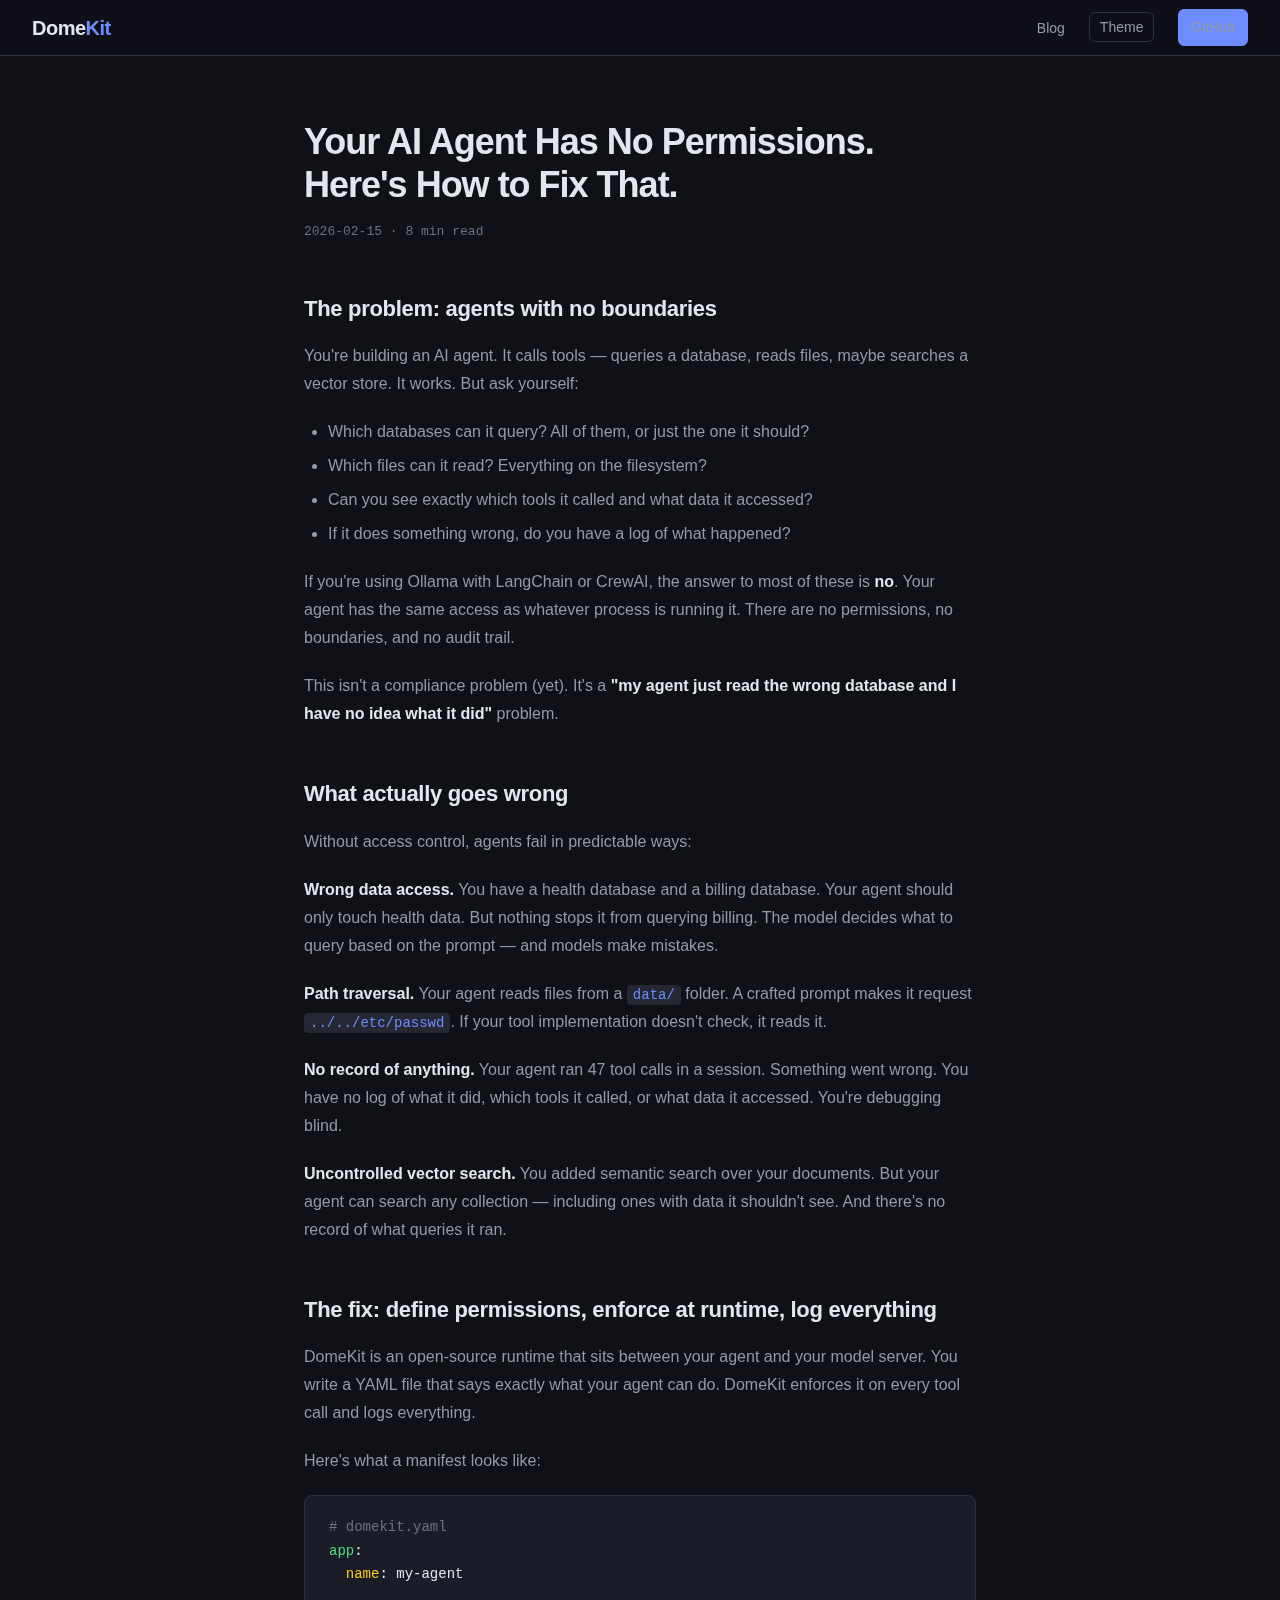
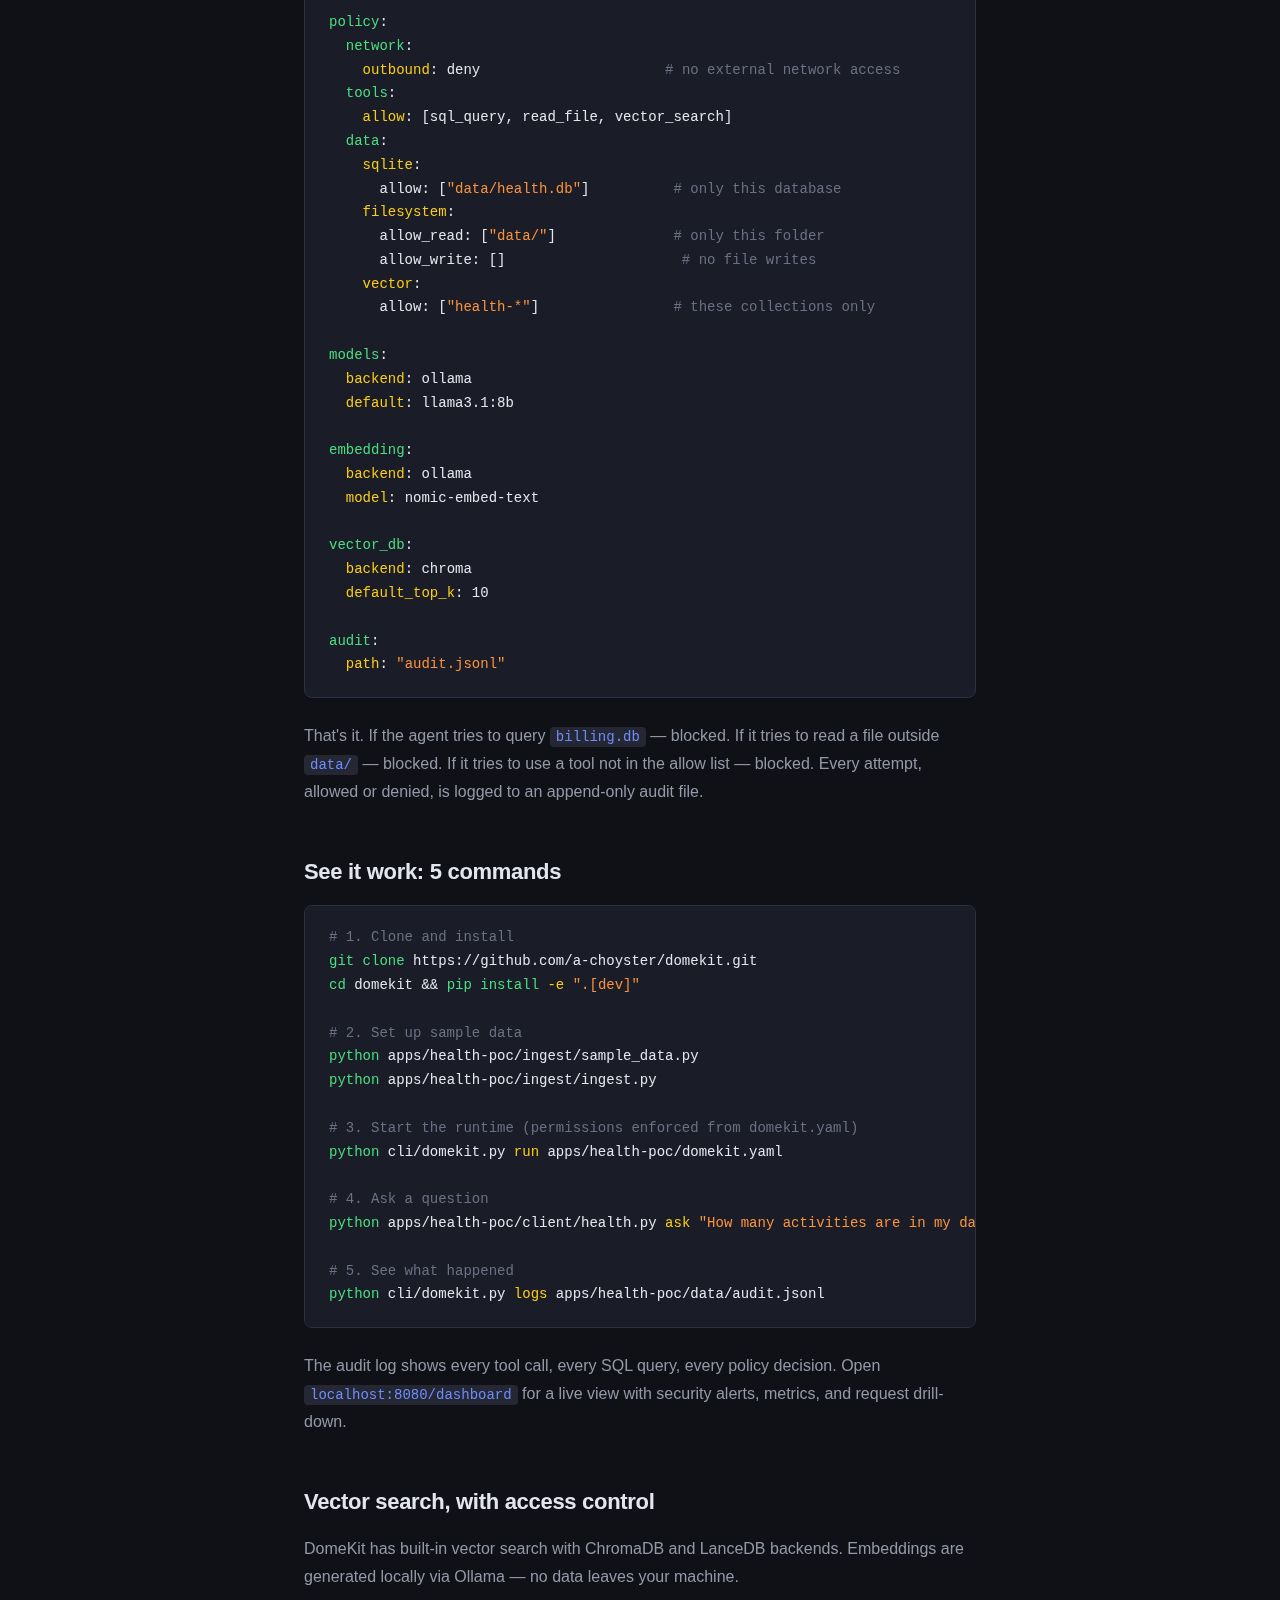
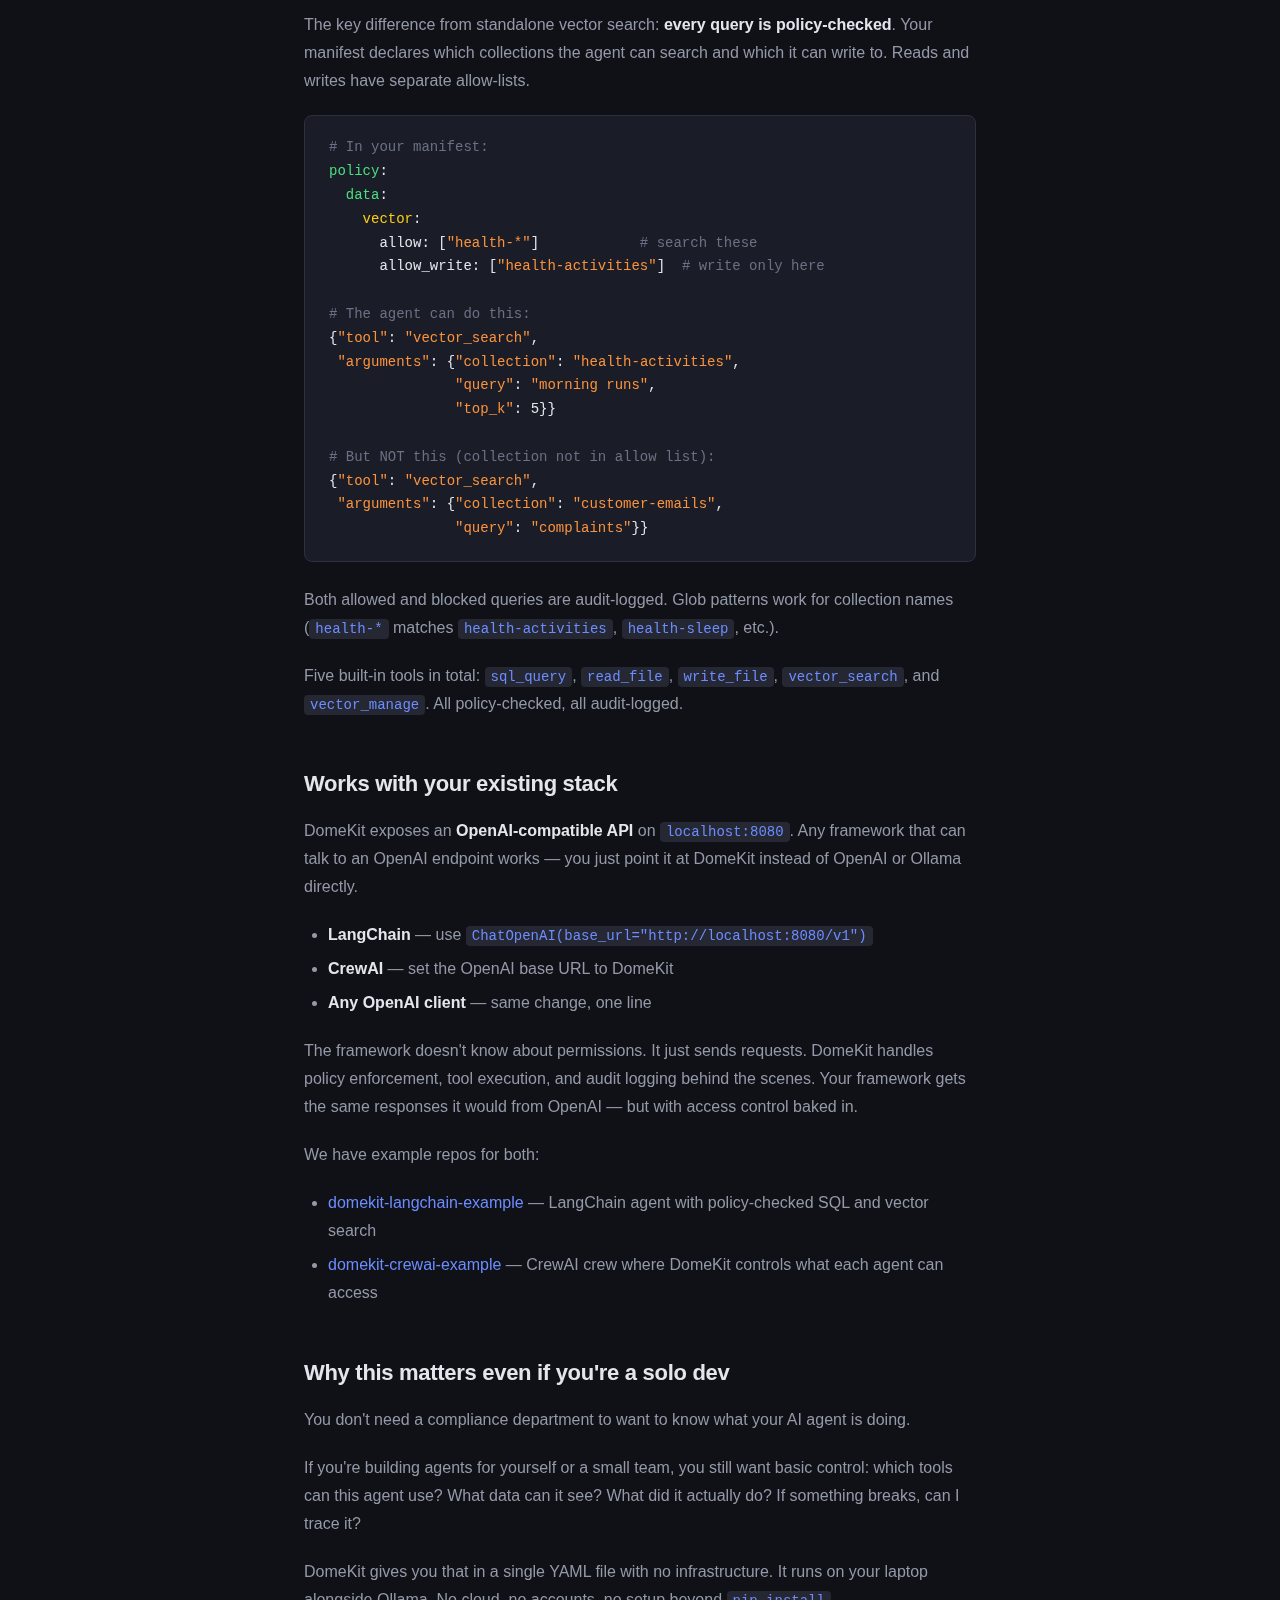
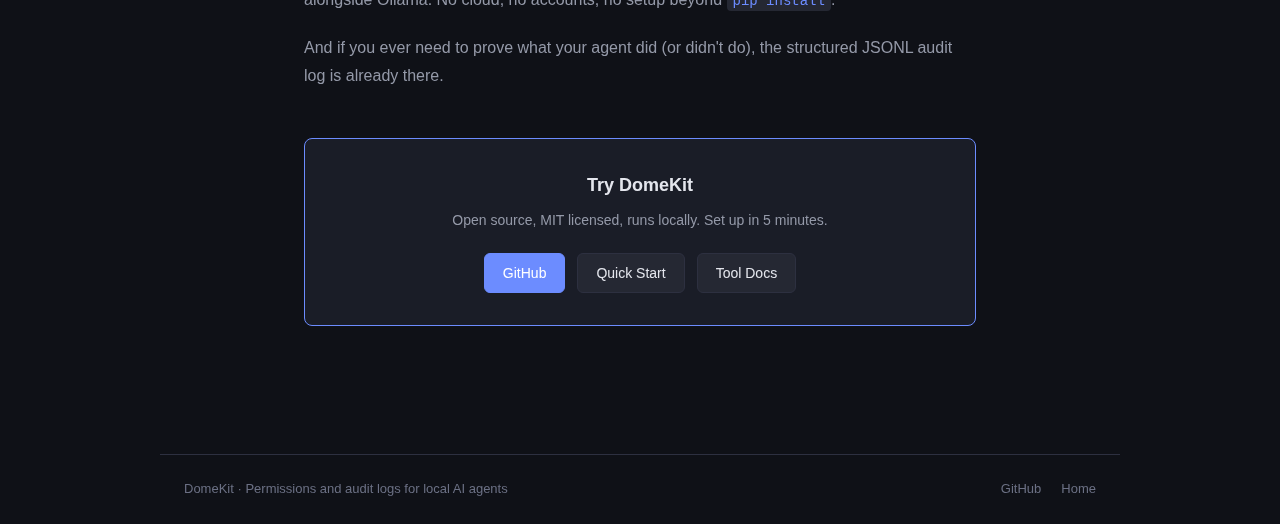
<file: site/blog/ai-agent-permissions.html>
<!DOCTYPE html>
<html lang="en">
<head>
  <meta charset="UTF-8">
  <meta name="viewport" content="width=device-width, initial-scale=1.0">
  <title>Your AI Agent Has No Permissions. Here's How to Fix That. — DomeKit</title>
  <meta name="description" content="AI agents call tools with zero access control. Here's how to define what your agent can touch, enforce it at runtime, and log everything it does.">
  <link rel="stylesheet" href="../css/landing.css">
  <link rel="stylesheet" href="../css/blog.css">
</head>
<body>

  <nav class="navbar">
    <a href="../index.html" class="navbar-logo">Dome<span>Kit</span></a>
    <ul class="navbar-links">
      <li><a href="index.html" class="nav-hide">Blog</a></li>
      <li><button id="theme-toggle" title="Toggle theme">Theme</button></li>
      <li><a href="https://github.com/a-choyster/domekit" class="btn btn-sm btn-primary">GitHub</a></li>
    </ul>
  </nav>

  <article class="post">
    <header class="post-header">
      <h1>Your AI Agent Has No Permissions. Here's How to Fix That.</h1>
      <div class="post-meta">2026-02-15 &middot; 8 min read</div>
    </header>

    <div class="post-body">

      <h2>The problem: agents with no boundaries</h2>

      <p>
        You're building an AI agent. It calls tools &mdash; queries a database,
        reads files, maybe searches a vector store. It works. But ask yourself:
      </p>

      <ul>
        <li>Which databases can it query? All of them, or just the one it should?</li>
        <li>Which files can it read? Everything on the filesystem?</li>
        <li>Can you see exactly which tools it called and what data it accessed?</li>
        <li>If it does something wrong, do you have a log of what happened?</li>
      </ul>

      <p>
        If you're using Ollama with LangChain or CrewAI, the answer to most of
        these is <strong>no</strong>. Your agent has the same access as whatever
        process is running it. There are no permissions, no boundaries, and no
        audit trail.
      </p>

      <p>
        This isn't a compliance problem (yet). It's a <strong>"my agent just
        read the wrong database and I have no idea what it did"</strong> problem.
      </p>

      <h2>What actually goes wrong</h2>

      <p>Without access control, agents fail in predictable ways:</p>

      <p>
        <strong>Wrong data access.</strong> You have a health database and a
        billing database. Your agent should only touch health data. But nothing
        stops it from querying billing. The model decides what to query based on
        the prompt &mdash; and models make mistakes.
      </p>

      <p>
        <strong>Path traversal.</strong> Your agent reads files from a
        <code>data/</code> folder. A crafted prompt makes it request
        <code>../../etc/passwd</code>. If your tool implementation doesn't
        check, it reads it.
      </p>

      <p>
        <strong>No record of anything.</strong> Your agent ran 47 tool calls in
        a session. Something went wrong. You have no log of what it did, which
        tools it called, or what data it accessed. You're debugging blind.
      </p>

      <p>
        <strong>Uncontrolled vector search.</strong> You added semantic search
        over your documents. But your agent can search any collection &mdash;
        including ones with data it shouldn't see. And there's no record of
        what queries it ran.
      </p>

      <h2>The fix: define permissions, enforce at runtime, log everything</h2>

      <p>
        DomeKit is an open-source runtime that sits between your agent and
        your model server. You write a YAML file that says exactly what your
        agent can do. DomeKit enforces it on every tool call and logs everything.
      </p>

      <p>Here's what a manifest looks like:</p>

<pre><code><span class="comment"># domekit.yaml</span>
<span class="cmd">app</span>:
  <span class="flag">name</span>: my-agent

<span class="cmd">policy</span>:
  <span class="cmd">network</span>:
    <span class="flag">outbound</span>: deny                      <span class="comment"># no external network access</span>
  <span class="cmd">tools</span>:
    <span class="flag">allow</span>: [sql_query, read_file, vector_search]
  <span class="cmd">data</span>:
    <span class="flag">sqlite</span>:
      allow: [<span class="str">"data/health.db"</span>]          <span class="comment"># only this database</span>
    <span class="flag">filesystem</span>:
      allow_read: [<span class="str">"data/"</span>]              <span class="comment"># only this folder</span>
      allow_write: []                     <span class="comment"># no file writes</span>
    <span class="flag">vector</span>:
      allow: [<span class="str">"health-*"</span>]                <span class="comment"># these collections only</span>

<span class="cmd">models</span>:
  <span class="flag">backend</span>: ollama
  <span class="flag">default</span>: llama3.1:8b

<span class="cmd">embedding</span>:
  <span class="flag">backend</span>: ollama
  <span class="flag">model</span>: nomic-embed-text

<span class="cmd">vector_db</span>:
  <span class="flag">backend</span>: chroma
  <span class="flag">default_top_k</span>: 10

<span class="cmd">audit</span>:
  <span class="flag">path</span>: <span class="str">"audit.jsonl"</span></code></pre>

      <p>
        That's it. If the agent tries to query <code>billing.db</code> &mdash;
        blocked. If it tries to read a file outside <code>data/</code> &mdash;
        blocked. If it tries to use a tool not in the allow list &mdash; blocked.
        Every attempt, allowed or denied, is logged to an append-only audit file.
      </p>

      <h2>See it work: 5 commands</h2>

<pre><code><span class="comment"># 1. Clone and install</span>
<span class="cmd">git clone</span> https://github.com/a-choyster/domekit.git
<span class="cmd">cd</span> domekit && <span class="cmd">pip install</span> <span class="flag">-e</span> <span class="str">".[dev]"</span>

<span class="comment"># 2. Set up sample data</span>
<span class="cmd">python</span> apps/health-poc/ingest/sample_data.py
<span class="cmd">python</span> apps/health-poc/ingest/ingest.py

<span class="comment"># 3. Start the runtime (permissions enforced from domekit.yaml)</span>
<span class="cmd">python</span> cli/domekit.py <span class="flag">run</span> apps/health-poc/domekit.yaml

<span class="comment"># 4. Ask a question</span>
<span class="cmd">python</span> apps/health-poc/client/health.py <span class="flag">ask</span> <span class="str">"How many activities are in my database?"</span>

<span class="comment"># 5. See what happened</span>
<span class="cmd">python</span> cli/domekit.py <span class="flag">logs</span> apps/health-poc/data/audit.jsonl</code></pre>

      <p>
        The audit log shows every tool call, every SQL query, every policy
        decision. Open <code>localhost:8080/dashboard</code> for a live view
        with security alerts, metrics, and request drill-down.
      </p>

      <h2>Vector search, with access control</h2>

      <p>
        DomeKit has built-in vector search with ChromaDB and LanceDB backends.
        Embeddings are generated locally via Ollama &mdash; no data leaves your
        machine.
      </p>

      <p>
        The key difference from standalone vector search: <strong>every query is
        policy-checked</strong>. Your manifest declares which collections the
        agent can search and which it can write to. Reads and writes have
        separate allow-lists.
      </p>

<pre><code><span class="comment"># In your manifest:</span>
<span class="cmd">policy</span>:
  <span class="cmd">data</span>:
    <span class="flag">vector</span>:
      allow: [<span class="str">"health-*"</span>]            <span class="comment"># search these</span>
      allow_write: [<span class="str">"health-activities"</span>]  <span class="comment"># write only here</span>

<span class="comment"># The agent can do this:</span>
{<span class="str">"tool"</span>: <span class="str">"vector_search"</span>,
 <span class="str">"arguments"</span>: {<span class="str">"collection"</span>: <span class="str">"health-activities"</span>,
               <span class="str">"query"</span>: <span class="str">"morning runs"</span>,
               <span class="str">"top_k"</span>: 5}}

<span class="comment"># But NOT this (collection not in allow list):</span>
{<span class="str">"tool"</span>: <span class="str">"vector_search"</span>,
 <span class="str">"arguments"</span>: {<span class="str">"collection"</span>: <span class="str">"customer-emails"</span>,
               <span class="str">"query"</span>: <span class="str">"complaints"</span>}}</code></pre>

      <p>
        Both allowed and blocked queries are audit-logged. Glob patterns work
        for collection names (<code>health-*</code> matches
        <code>health-activities</code>, <code>health-sleep</code>, etc.).
      </p>

      <p>
        Five built-in tools in total: <code>sql_query</code>,
        <code>read_file</code>, <code>write_file</code>,
        <code>vector_search</code>, and <code>vector_manage</code>. All
        policy-checked, all audit-logged.
      </p>

      <h2>Works with your existing stack</h2>

      <p>
        DomeKit exposes an <strong>OpenAI-compatible API</strong> on
        <code>localhost:8080</code>. Any framework that can talk to an
        OpenAI endpoint works &mdash; you just point it at DomeKit instead of
        OpenAI or Ollama directly.
      </p>

      <ul>
        <li><strong>LangChain</strong> &mdash; use <code>ChatOpenAI(base_url="http://localhost:8080/v1")</code></li>
        <li><strong>CrewAI</strong> &mdash; set the OpenAI base URL to DomeKit</li>
        <li><strong>Any OpenAI client</strong> &mdash; same change, one line</li>
      </ul>

      <p>
        The framework doesn't know about permissions. It just sends requests.
        DomeKit handles policy enforcement, tool execution, and audit logging
        behind the scenes. Your framework gets the same responses it would
        from OpenAI &mdash; but with access control baked in.
      </p>

      <p>
        We have example repos for both:
      </p>

      <ul>
        <li><a href="https://github.com/a-choyster/domekit-langchain-example">domekit-langchain-example</a> &mdash; LangChain agent with policy-checked SQL and vector search</li>
        <li><a href="https://github.com/a-choyster/domekit-crewai-example">domekit-crewai-example</a> &mdash; CrewAI crew where DomeKit controls what each agent can access</li>
      </ul>

      <h2>Why this matters even if you're a solo dev</h2>

      <p>
        You don't need a compliance department to want to know what your AI
        agent is doing.
      </p>

      <p>
        If you're building agents for yourself or a small team, you still want
        basic control: which tools can this agent use? What data can it see?
        What did it actually do? If something breaks, can I trace it?
      </p>

      <p>
        DomeKit gives you that in a single YAML file with no infrastructure.
        It runs on your laptop alongside Ollama. No cloud, no accounts, no
        setup beyond <code>pip install</code>.
      </p>

      <p>
        And if you ever need to prove what your agent did (or didn't do), the
        structured JSONL audit log is already there.
      </p>

      <div class="post-cta">
        <h3>Try DomeKit</h3>
        <p>Open source, MIT licensed, runs locally. Set up in 5 minutes.</p>
        <div class="cta-links">
          <a href="https://github.com/a-choyster/domekit" class="btn btn-primary">GitHub</a>
          <a href="../quickstart.html" class="btn">Quick Start</a>
          <a href="https://github.com/a-choyster/domekit/blob/main/docs/built-in-tools.md" class="btn">Tool Docs</a>
        </div>
      </div>

    </div>
  </article>

  <footer class="footer">
    <span>DomeKit &middot; Permissions and audit logs for local AI agents</span>
    <ul class="footer-links">
      <li><a href="https://github.com/a-choyster/domekit">GitHub</a></li>
      <li><a href="../index.html">Home</a></li>
    </ul>
  </footer>

  <script>
    const toggle = document.getElementById('theme-toggle');
    const stored = localStorage.getItem('domekit-theme');
    if (stored) document.documentElement.setAttribute('data-theme', stored);
    toggle.addEventListener('click', () => {
      const current = document.documentElement.getAttribute('data-theme');
      const next = current === 'light' ? 'dark' : 'light';
      document.documentElement.setAttribute('data-theme', next);
      localStorage.setItem('domekit-theme', next);
    });
  </script>

</body>
</html>
</file>
<file: site/css/landing.css>
/* ── Design Tokens (shared with dashboard) ───────────────── */

:root {
  --bg-primary: #0f1117;
  --bg-secondary: #1a1d27;
  --bg-tertiary: #252833;
  --bg-hover: #2d3040;
  --text-primary: #e4e6ed;
  --text-secondary: #9499a8;
  --text-muted: #6b7084;
  --border: #2d3040;
  --accent: #6c8cff;
  --accent-hover: #8ba3ff;
  --green: #4ade80;
  --yellow: #facc15;
  --red: #f87171;
  --orange: #fb923c;
  --purple: #c084fc;
  --radius: 6px;
  --font-mono: 'SF Mono', 'Fira Code', 'Cascadia Code', monospace;
  --font-sans: -apple-system, BlinkMacSystemFont, 'Segoe UI', sans-serif;
}

[data-theme="light"] {
  --bg-primary: #f8f9fb;
  --bg-secondary: #ffffff;
  --bg-tertiary: #f0f1f5;
  --bg-hover: #e8e9ee;
  --text-primary: #1a1d27;
  --text-secondary: #5a5f72;
  --text-muted: #8b90a0;
  --border: #dfe1e8;
  --accent: #4a6cf7;
  --accent-hover: #3854d4;
}

/* ── Reset ────────────────────────────────────────────────── */

*, *::before, *::after { box-sizing: border-box; margin: 0; padding: 0; }

html { scroll-behavior: smooth; }

body {
  font-family: var(--font-sans);
  background: var(--bg-primary);
  color: var(--text-primary);
  line-height: 1.6;
  font-size: 16px;
}

a { color: var(--accent); text-decoration: none; }
a:hover { color: var(--accent-hover); }

/* ── Navbar ───────────────────────────────────────────────── */

.navbar {
  position: fixed;
  top: 0; left: 0; right: 0;
  z-index: 100;
  display: flex;
  align-items: center;
  justify-content: space-between;
  padding: 0 32px;
  height: 56px;
  background: rgba(15, 17, 23, 0.85);
  backdrop-filter: blur(12px);
  border-bottom: 1px solid var(--border);
}

[data-theme="light"] .navbar {
  background: rgba(248, 249, 251, 0.85);
}

.navbar-logo {
  font-size: 20px;
  font-weight: 700;
  letter-spacing: -0.5px;
  color: var(--text-primary);
}

.navbar-logo span { color: var(--accent); }

.navbar-links {
  display: flex;
  align-items: center;
  gap: 24px;
  list-style: none;
}

.navbar-links a {
  font-size: 14px;
  font-weight: 500;
  color: var(--text-secondary);
  transition: color 0.15s;
}

.navbar-links a:hover { color: var(--text-primary); }

.btn {
  display: inline-flex;
  align-items: center;
  gap: 6px;
  padding: 8px 18px;
  border: 1px solid var(--border);
  border-radius: var(--radius);
  background: var(--bg-tertiary);
  color: var(--text-primary);
  font-size: 14px;
  font-weight: 500;
  cursor: pointer;
  transition: background 0.15s;
  text-decoration: none;
}

.btn:hover { background: var(--bg-hover); color: var(--text-primary); }

.btn-primary {
  background: var(--accent);
  color: #fff;
  border-color: var(--accent);
}

.btn-primary:hover {
  background: var(--accent-hover);
  color: #fff;
}

.btn-sm { padding: 6px 12px; font-size: 13px; }

#theme-toggle {
  background: none;
  border: 1px solid var(--border);
  border-radius: var(--radius);
  color: var(--text-secondary);
  padding: 6px 10px;
  cursor: pointer;
  font-size: 14px;
}

/* ── Sections ─────────────────────────────────────────────── */

section {
  max-width: 960px;
  margin: 0 auto;
  padding: 80px 24px;
}

.section-label {
  font-size: 12px;
  font-weight: 700;
  text-transform: uppercase;
  letter-spacing: 1.5px;
  color: var(--accent);
  margin-bottom: 12px;
}

.section-title {
  font-size: 28px;
  font-weight: 700;
  margin-bottom: 16px;
  letter-spacing: -0.5px;
}

.section-subtitle {
  font-size: 16px;
  color: var(--text-secondary);
  max-width: 640px;
  margin-bottom: 40px;
}

/* ── Hero ─────────────────────────────────────────────────── */

.hero {
  max-width: 960px;
  margin: 0 auto;
  padding: 140px 24px 80px;
  text-align: center;
}

.hero-badge {
  display: inline-block;
  padding: 4px 14px;
  border-radius: 20px;
  font-size: 12px;
  font-weight: 600;
  font-family: var(--font-mono);
  background: rgba(108,140,255,0.12);
  color: var(--accent);
  margin-bottom: 24px;
  border: 1px solid rgba(108,140,255,0.2);
}

.hero h1 {
  font-size: 48px;
  font-weight: 800;
  line-height: 1.15;
  letter-spacing: -1.5px;
  margin-bottom: 20px;
}

.hero h1 .highlight {
  background: linear-gradient(135deg, var(--accent), var(--purple));
  -webkit-background-clip: text;
  -webkit-text-fill-color: transparent;
  background-clip: text;
}

.hero-sub {
  font-size: 18px;
  color: var(--text-secondary);
  max-width: 600px;
  margin: 0 auto 36px;
  line-height: 1.7;
}

.hero-actions {
  display: flex;
  gap: 12px;
  justify-content: center;
  flex-wrap: wrap;
}

/* ── Quickstart ───────────────────────────────────────────── */

.quickstart {
  background: var(--bg-secondary);
  border: 1px solid var(--border);
  border-radius: 8px;
  max-width: 700px;
  margin: 0 auto;
  overflow: hidden;
}

.quickstart-header {
  display: flex;
  align-items: center;
  gap: 8px;
  padding: 10px 16px;
  background: var(--bg-tertiary);
  border-bottom: 1px solid var(--border);
  font-size: 13px;
  color: var(--text-muted);
}

.quickstart-dot {
  width: 10px; height: 10px;
  border-radius: 50%;
  display: inline-block;
}

.quickstart-dot:nth-child(1) { background: var(--red); }
.quickstart-dot:nth-child(2) { background: var(--yellow); }
.quickstart-dot:nth-child(3) { background: var(--green); }

.quickstart pre {
  padding: 20px 24px;
  font-family: var(--font-mono);
  font-size: 14px;
  line-height: 1.8;
  overflow-x: auto;
  color: var(--text-primary);
}

.quickstart .comment { color: var(--text-muted); }
.quickstart .cmd { color: var(--green); }
.quickstart .flag { color: var(--yellow); }

/* ── Problem / Gap ────────────────────────────────────────── */

.gap-grid {
  display: grid;
  grid-template-columns: 1fr 1fr;
  gap: 16px;
  margin-bottom: 32px;
}

.gap-card {
  background: var(--bg-secondary);
  border: 1px solid var(--border);
  border-radius: var(--radius);
  padding: 20px 24px;
}

.gap-card .stat {
  font-size: 36px;
  font-weight: 800;
  font-family: var(--font-mono);
  color: var(--accent);
  margin-bottom: 4px;
}

.gap-card .stat-label {
  font-size: 14px;
  color: var(--text-secondary);
  line-height: 1.5;
}

.gap-choice {
  display: grid;
  grid-template-columns: 1fr auto 1fr;
  gap: 16px;
  align-items: center;
}

.gap-option {
  background: var(--bg-secondary);
  border: 1px solid var(--border);
  border-radius: var(--radius);
  padding: 20px;
}

.gap-option h4 {
  font-size: 14px;
  margin-bottom: 8px;
}

.gap-option p {
  font-size: 13px;
  color: var(--text-secondary);
}

.gap-option .tag {
  display: inline-block;
  font-size: 11px;
  font-weight: 600;
  font-family: var(--font-mono);
  padding: 2px 8px;
  border-radius: 10px;
  margin-bottom: 8px;
}

.tag-red { background: rgba(248,113,113,0.15); color: var(--red); }
.tag-yellow { background: rgba(250,204,21,0.15); color: var(--yellow); }
.tag-green { background: rgba(74,222,128,0.15); color: var(--green); }

.gap-or {
  font-size: 12px;
  font-weight: 700;
  text-transform: uppercase;
  color: var(--text-muted);
  text-align: center;
}

/* ── Features ─────────────────────────────────────────────── */

.features-grid {
  display: grid;
  grid-template-columns: 1fr 1fr;
  gap: 16px;
}

.feature-card {
  background: var(--bg-secondary);
  border: 1px solid var(--border);
  border-radius: var(--radius);
  padding: 24px;
}

.feature-card.wide {
  grid-column: 1 / -1;
}

.feature-icon {
  width: 36px;
  height: 36px;
  border-radius: 8px;
  display: flex;
  align-items: center;
  justify-content: center;
  font-size: 18px;
  margin-bottom: 12px;
}

.feature-icon-blue { background: rgba(108,140,255,0.15); }
.feature-icon-green { background: rgba(74,222,128,0.15); }
.feature-icon-purple { background: rgba(192,132,252,0.15); }
.feature-icon-orange { background: rgba(251,146,60,0.15); }
.feature-icon-red { background: rgba(248,113,113,0.15); }

.feature-card h3 {
  font-size: 16px;
  font-weight: 600;
  margin-bottom: 8px;
}

.feature-card p {
  font-size: 14px;
  color: var(--text-secondary);
  line-height: 1.6;
}

/* ── Comparison Table ─────────────────────────────────────── */

.comparison-table {
  width: 100%;
  border-collapse: collapse;
  font-size: 14px;
  background: var(--bg-secondary);
  border: 1px solid var(--border);
  border-radius: var(--radius);
  overflow: hidden;
}

.comparison-table th {
  text-align: left;
  padding: 12px 16px;
  font-size: 12px;
  font-weight: 700;
  text-transform: uppercase;
  letter-spacing: 0.5px;
  color: var(--text-muted);
  background: var(--bg-tertiary);
  border-bottom: 1px solid var(--border);
}

.comparison-table td {
  padding: 12px 16px;
  border-bottom: 1px solid var(--border);
  color: var(--text-secondary);
}

.comparison-table tr:last-child td { border-bottom: none; }

.comparison-table tr.highlight-row td {
  background: rgba(108,140,255,0.06);
  color: var(--text-primary);
  font-weight: 500;
}

.check { color: var(--green); font-weight: 700; }
.cross { color: var(--red); font-weight: 700; }

/* ── Architecture ─────────────────────────────────────────── */

.arch-diagram {
  background: var(--bg-secondary);
  border: 1px solid var(--border);
  border-radius: 8px;
  padding: 32px;
  font-family: var(--font-mono);
  font-size: 13px;
  line-height: 1.7;
  overflow-x: auto;
  color: var(--text-secondary);
}

.arch-diagram .layer {
  display: flex;
  align-items: center;
  justify-content: center;
  gap: 12px;
  margin-bottom: 8px;
}

.arch-box {
  display: inline-flex;
  align-items: center;
  justify-content: center;
  padding: 12px 24px;
  border: 1px solid var(--border);
  border-radius: var(--radius);
  background: var(--bg-tertiary);
  font-size: 13px;
  font-weight: 600;
  color: var(--text-primary);
  text-align: center;
  min-width: 140px;
}

.arch-box.accent {
  border-color: var(--accent);
  background: rgba(108,140,255,0.08);
  color: var(--accent);
}

.arch-box.green {
  border-color: var(--green);
  background: rgba(74,222,128,0.08);
  color: var(--green);
}

.arch-arrow {
  text-align: center;
  color: var(--text-muted);
  font-size: 18px;
  margin: 4px 0;
}

.arch-row {
  display: flex;
  gap: 12px;
  justify-content: center;
  flex-wrap: wrap;
  margin: 0;
}

/* ── CTA ──────────────────────────────────────────────────── */

.cta {
  text-align: center;
  padding: 60px 24px 80px;
}

.cta h2 {
  font-size: 32px;
  font-weight: 700;
  margin-bottom: 12px;
  letter-spacing: -0.5px;
}

.cta p {
  font-size: 16px;
  color: var(--text-secondary);
  margin-bottom: 28px;
}

/* ── Footer ───────────────────────────────────────────────── */

.footer {
  max-width: 960px;
  margin: 0 auto;
  padding: 24px;
  border-top: 1px solid var(--border);
  display: flex;
  justify-content: space-between;
  align-items: center;
  font-size: 13px;
  color: var(--text-muted);
}

.footer-links {
  display: flex;
  gap: 20px;
  list-style: none;
}

.footer-links a {
  color: var(--text-muted);
  font-size: 13px;
}

.footer-links a:hover { color: var(--text-primary); }

/* ── Responsive ───────────────────────────────────────────── */

@media (max-width: 768px) {
  .hero h1 { font-size: 32px; }
  .hero-sub { font-size: 16px; }
  .gap-grid { grid-template-columns: 1fr; }
  .gap-choice { grid-template-columns: 1fr; }
  .gap-or { display: none; }
  .features-grid { grid-template-columns: 1fr; }
  .navbar-links .nav-hide { display: none; }
  .footer { flex-direction: column; gap: 12px; text-align: center; }
}

@media (max-width: 480px) {
  .hero { padding: 120px 16px 60px; }
  .hero h1 { font-size: 28px; }
  section { padding: 60px 16px; }
}
</file>
<file: site/css/blog.css>
/* ── Blog — reuses landing.css design tokens ─────────────── */

/* ── Blog listing ────────────────────────────────────────── */

.blog-list {
  max-width: 720px;
  margin: 0 auto;
  padding: 120px 24px 80px;
}

.blog-list h1 {
  font-size: 32px;
  font-weight: 700;
  letter-spacing: -0.5px;
  margin-bottom: 8px;
}

.blog-list .subtitle {
  color: var(--text-secondary);
  margin-bottom: 48px;
}

.post-card {
  display: block;
  background: var(--bg-secondary);
  border: 1px solid var(--border);
  border-radius: var(--radius);
  padding: 24px;
  margin-bottom: 16px;
  transition: border-color 0.15s;
  text-decoration: none;
}

.post-card:hover {
  border-color: var(--accent);
  color: var(--text-primary);
}

.post-card h2 {
  font-size: 18px;
  font-weight: 600;
  margin-bottom: 6px;
  color: var(--text-primary);
}

.post-card p {
  font-size: 14px;
  color: var(--text-secondary);
  line-height: 1.5;
}

.post-card .post-meta {
  font-size: 12px;
  color: var(--text-muted);
  font-family: var(--font-mono);
  margin-bottom: 8px;
}

/* ── Blog post ───────────────────────────────────────────── */

.post {
  max-width: 720px;
  margin: 0 auto;
  padding: 120px 24px 80px;
}

.post-header {
  margin-bottom: 48px;
}

.post-header h1 {
  font-size: 36px;
  font-weight: 800;
  line-height: 1.2;
  letter-spacing: -1px;
  margin-bottom: 16px;
}

.post-header .post-meta {
  font-size: 13px;
  color: var(--text-muted);
  font-family: var(--font-mono);
}

/* ── Post body ───────────────────────────────────────────── */

.post-body h2 {
  font-size: 22px;
  font-weight: 700;
  margin: 48px 0 16px;
  letter-spacing: -0.3px;
}

.post-body h3 {
  font-size: 17px;
  font-weight: 600;
  margin: 32px 0 12px;
}

.post-body p {
  font-size: 16px;
  color: var(--text-secondary);
  line-height: 1.75;
  margin-bottom: 20px;
}

.post-body strong {
  color: var(--text-primary);
  font-weight: 600;
}

.post-body ul, .post-body ol {
  margin: 0 0 20px 24px;
  color: var(--text-secondary);
  line-height: 1.75;
}

.post-body li {
  margin-bottom: 6px;
  font-size: 16px;
}

.post-body code {
  font-family: var(--font-mono);
  font-size: 14px;
  background: var(--bg-tertiary);
  padding: 2px 6px;
  border-radius: 4px;
  color: var(--accent);
}

.post-body pre {
  background: var(--bg-secondary);
  border: 1px solid var(--border);
  border-radius: 8px;
  padding: 20px 24px;
  margin: 0 0 24px;
  overflow-x: auto;
  font-family: var(--font-mono);
  font-size: 14px;
  line-height: 1.7;
  color: var(--text-primary);
}

.post-body pre code {
  background: none;
  padding: 0;
  border-radius: 0;
  color: inherit;
}

.post-body .comment { color: var(--text-muted); }
.post-body .cmd { color: var(--green); }
.post-body .flag { color: var(--yellow); }
.post-body .str { color: var(--orange); }

.post-body blockquote {
  border-left: 3px solid var(--accent);
  padding: 12px 20px;
  margin: 0 0 24px;
  background: rgba(108,140,255,0.06);
  border-radius: 0 var(--radius) var(--radius) 0;
}

.post-body blockquote p {
  margin-bottom: 0;
  font-style: italic;
  color: var(--text-primary);
}

/* ── CTA box ─────────────────────────────────────────────── */

.post-cta {
  background: var(--bg-secondary);
  border: 1px solid var(--accent);
  border-radius: 8px;
  padding: 32px;
  margin: 48px 0;
  text-align: center;
}

.post-cta h3 {
  font-size: 18px;
  font-weight: 700;
  margin: 0 0 8px;
  color: var(--text-primary);
}

.post-cta p {
  font-size: 14px;
  color: var(--text-secondary);
  margin-bottom: 20px;
}

.post-cta .cta-links {
  display: flex;
  gap: 12px;
  justify-content: center;
  flex-wrap: wrap;
}

/* ── Responsive ──────────────────────────────────────────── */

@media (max-width: 768px) {
  .post-header h1 { font-size: 28px; }
  .post-body h2 { font-size: 20px; }
}

@media (max-width: 480px) {
  .post { padding: 100px 16px 60px; }
  .blog-list { padding: 100px 16px 60px; }
  .post-header h1 { font-size: 24px; }
}
</file>
